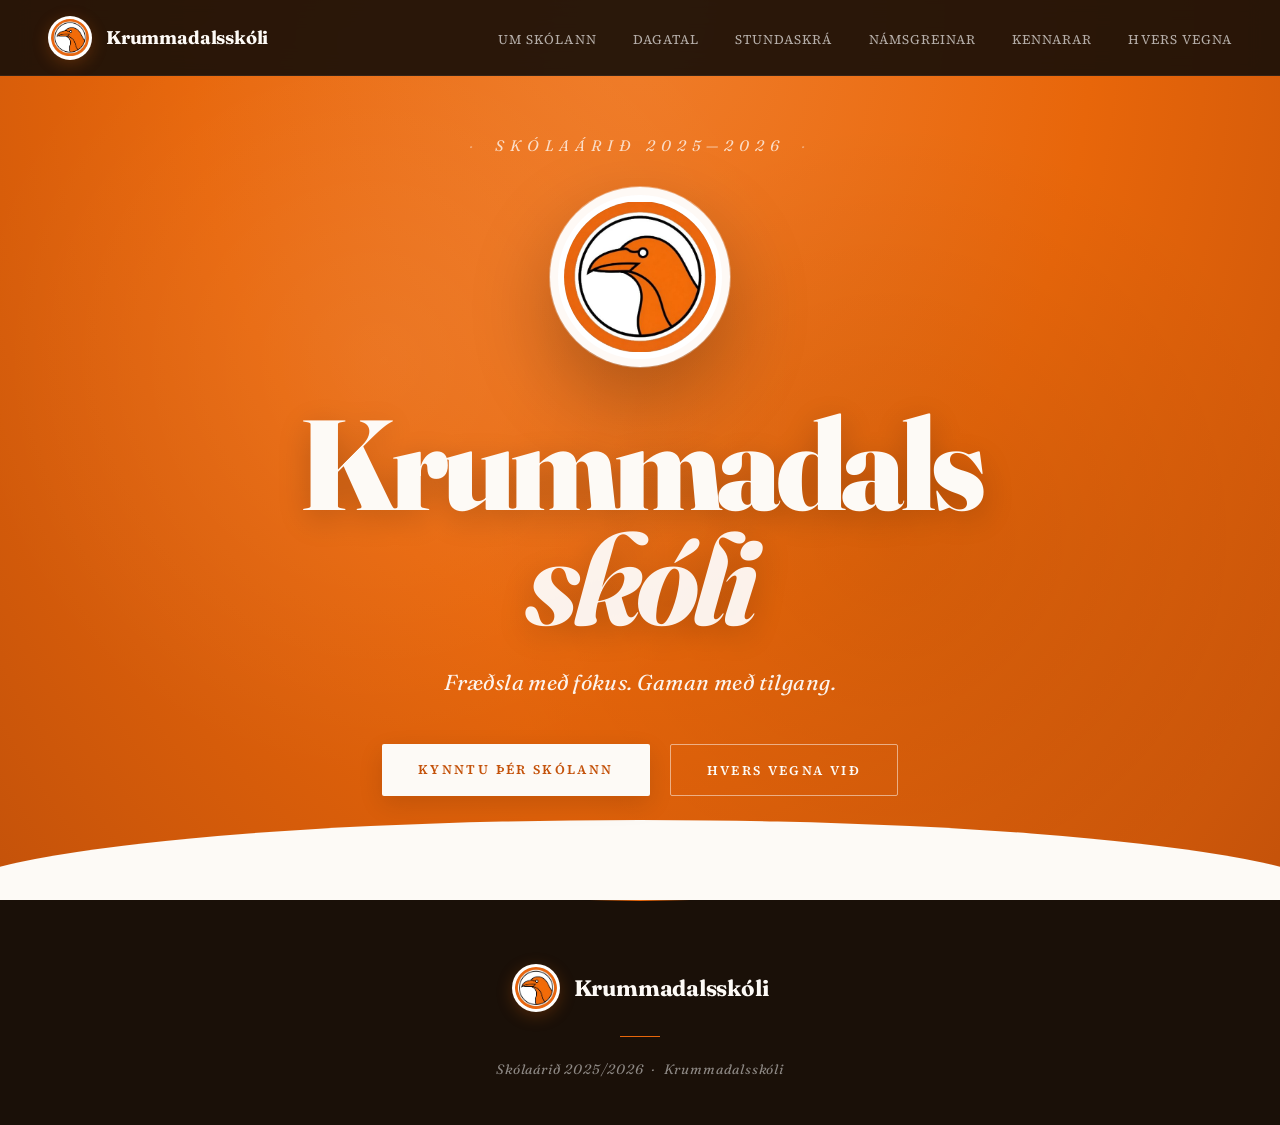
<file: index.html>
<!DOCTYPE html>
<html lang="is">
<head>
<meta charset="UTF-8">
<meta name="viewport" content="width=device-width, initial-scale=1.0">
<title>Krummadalsskóli</title>
<link href="https://fonts.googleapis.com/css2?family=Fraunces:ital,opsz,wght@0,9..144,400;0,9..144,700;0,9..144,900;1,9..144,400;1,9..144,700;1,9..144,900&family=Source+Serif+4:ital,wght@0,300;0,400;0,500;0,600;1,300;1,400&display=swap" rel="stylesheet">
<link rel="stylesheet" href="assets/style.css">
</head>
<body>

<nav>
  <a class="nav-logo" href="index.html">
    <img src="assets/logo.jpg" alt="Merki">
    <span>Krummadalsskóli</span>
  </a>
  <ul class="nav-links">
    <li><a href="um.html">Um skólann</a></li>
    <li><a href="dagatal.html">Dagatal</a></li>
    <li><a href="stundaskra.html">Stundaskrá</a></li>
    <li><a href="namsgreinar.html">Námsgreinar</a></li>
    <li><a href="kennarar.html">Kennarar</a></li>
    <li><a href="hvers-vegna.html">Hvers vegna</a></li>
  </ul>
  <button class="nav-burger" aria-label="Valmynd" aria-expanded="false"><span></span><span></span><span></span></button>
</nav>

<main>

<section class="hero">
  <p class="hero-eyebrow">Skólaárið 2025—2026</p>
  <div class="hero-logo">
    <img src="assets/logo.jpg" alt="Krummadalsskóli">
  </div>
  <h1>Krummadals<br><em>skóli</em></h1>
  <p class="hero-tagline">Fræðsla með fókus. Gaman með tilgang.</p>
  <div class="hero-btns">
    <a href="um.html" class="btn btn-white">Kynntu þér skólann</a>
    <a href="hvers-vegna.html" class="btn btn-outline">Hvers vegna við</a>
  </div>
</section>

</main>

<footer>
  <div class="footer-logo">
    <img src="assets/logo.jpg" alt="Merki">
    <span>Krummadalsskóli</span>
  </div>
  <div class="footer-line"></div>
  <p>Skólaárið 2025/2026 &nbsp;·&nbsp; Krummadalsskóli</p>
</footer>

<script src="assets/script.js"></script>
</body>
</html>
</file>
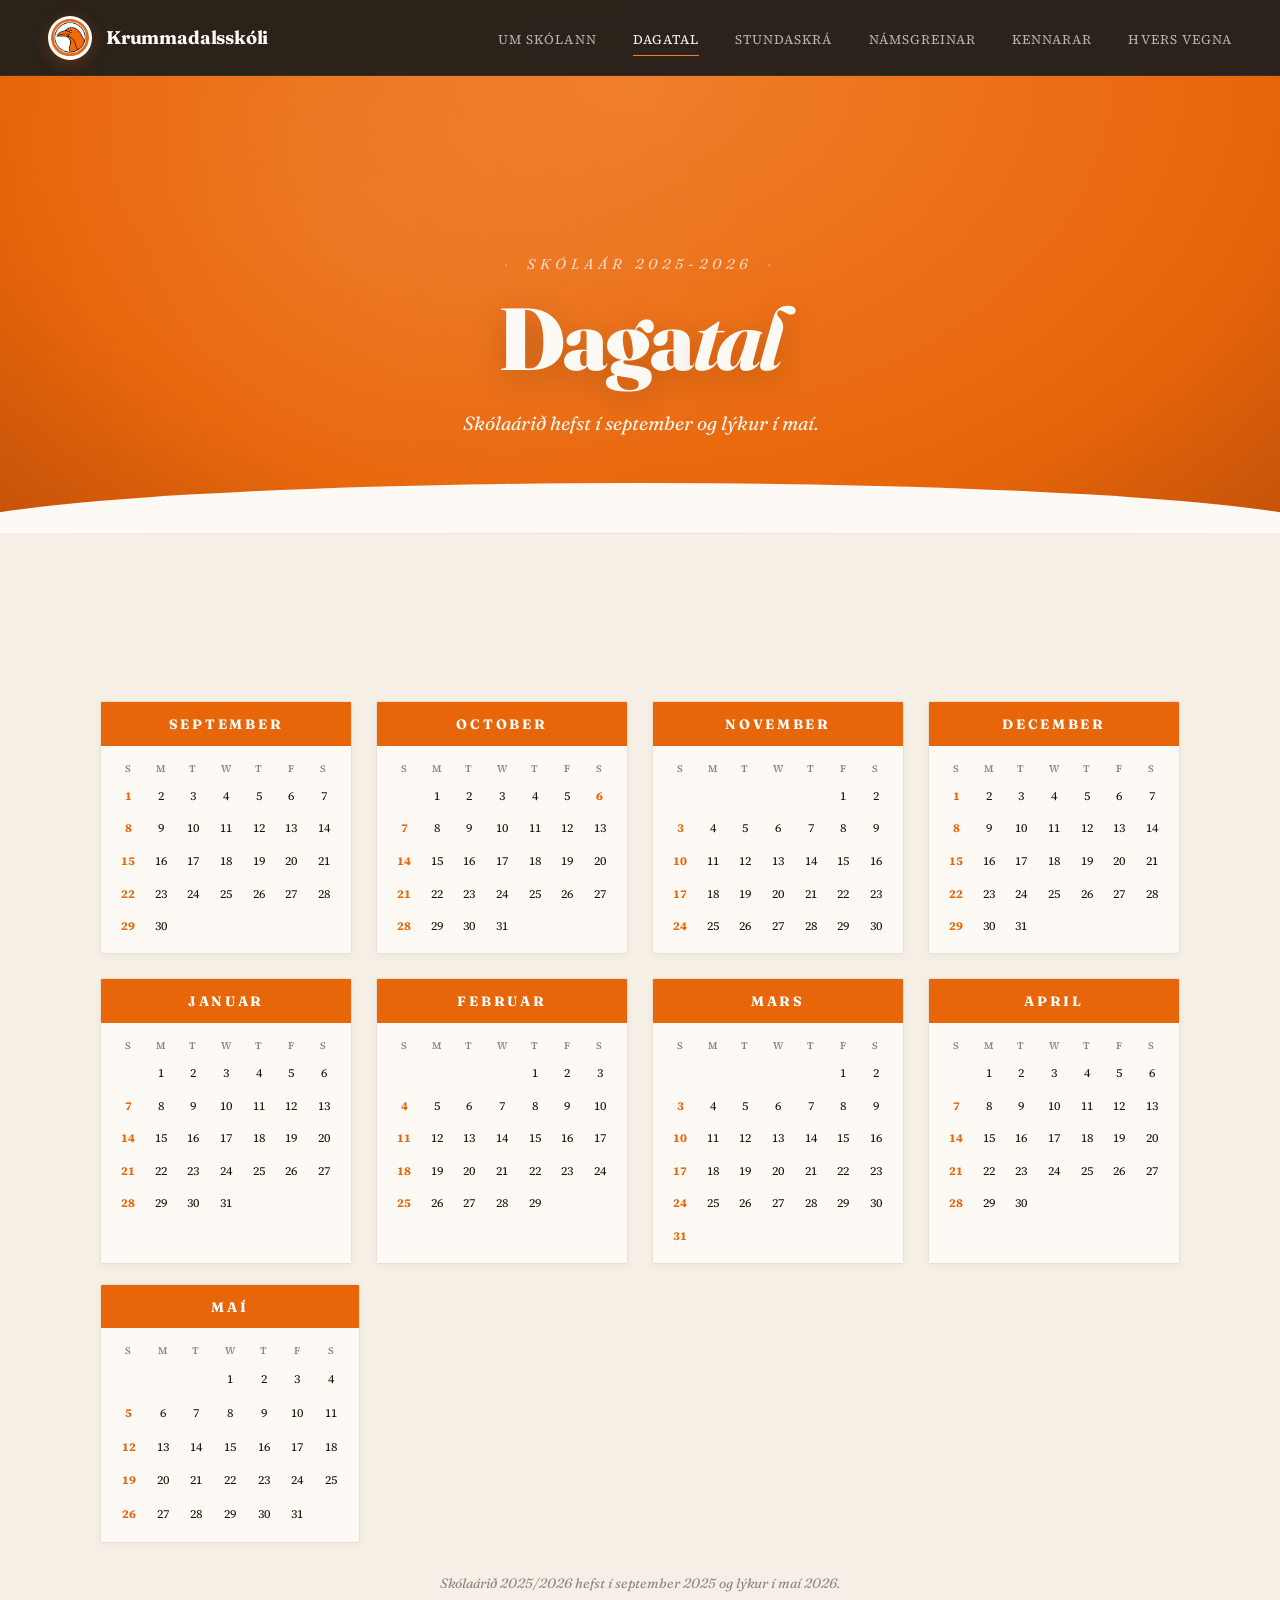
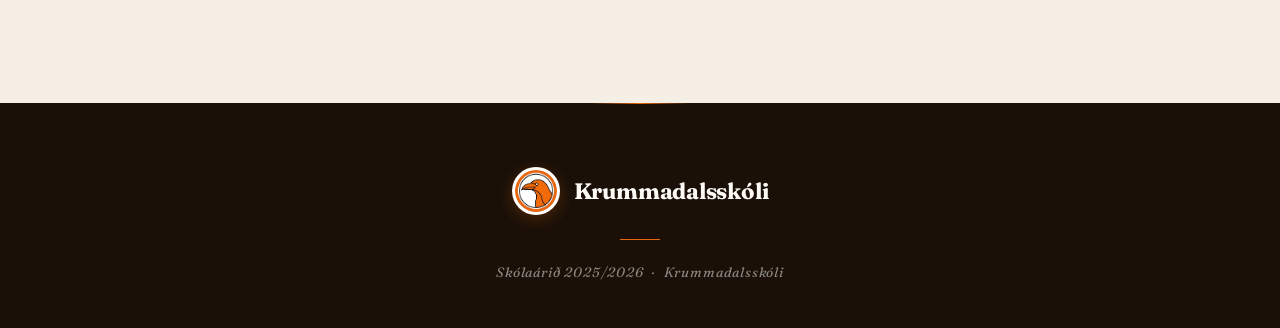
<file: dagatal.html>
<!DOCTYPE html>
<html lang="is">
<head>
<meta charset="UTF-8">
<meta name="viewport" content="width=device-width, initial-scale=1.0">
<title>Dagatal · Krummadalsskóli</title>
<link href="https://fonts.googleapis.com/css2?family=Fraunces:ital,opsz,wght@0,9..144,400;0,9..144,700;0,9..144,900;1,9..144,400;1,9..144,700;1,9..144,900&family=Source+Serif+4:ital,wght@0,300;0,400;0,500;0,600;1,300;1,400&display=swap" rel="stylesheet">
<link rel="stylesheet" href="assets/style.css">
</head>
<body class="page-body">

<nav>
  <a class="nav-logo" href="index.html">
    <img src="assets/logo.jpg" alt="Merki">
    <span>Krummadalsskóli</span>
  </a>
  <ul class="nav-links">
    <li><a href="um.html">Um skólann</a></li>
    <li><a href="dagatal.html" class="active">Dagatal</a></li>
    <li><a href="stundaskra.html">Stundaskrá</a></li>
    <li><a href="namsgreinar.html">Námsgreinar</a></li>
    <li><a href="kennarar.html">Kennarar</a></li>
    <li><a href="hvers-vegna.html">Hvers vegna</a></li>
  </ul>
  <button class="nav-burger" aria-label="Valmynd" aria-expanded="false"><span></span><span></span><span></span></button>
</nav>

<main>

<section class="subhero">
  <div class="subhero-content">
  <span class="label">Skólaár 2025-2026</span>
  <h1>Daga<em>tal</em></h1>
  <p class="subhero-lead">Skólaárið hefst í september og lýkur í maí.</p>
  </div>
</section>

<section class="calendar-section">
  <div class="container">

    <div class="cal-grid">

      <!-- SEPTEMBER -->
      <div class="cal-month">
        <div class="cal-header">SEPTEMBER</div>
        <div class="cal-days">
          <div class="cal-day-name">S</div><div class="cal-day-name">M</div><div class="cal-day-name">T</div><div class="cal-day-name">W</div><div class="cal-day-name">T</div><div class="cal-day-name">F</div><div class="cal-day-name">S</div>
          <div class="cal-day sun">1</div><div class="cal-day">2</div><div class="cal-day">3</div><div class="cal-day">4</div><div class="cal-day">5</div><div class="cal-day">6</div><div class="cal-day">7</div>
          <div class="cal-day sun">8</div><div class="cal-day">9</div><div class="cal-day">10</div><div class="cal-day">11</div><div class="cal-day">12</div><div class="cal-day">13</div><div class="cal-day">14</div>
          <div class="cal-day sun">15</div><div class="cal-day">16</div><div class="cal-day">17</div><div class="cal-day">18</div><div class="cal-day">19</div><div class="cal-day">20</div><div class="cal-day">21</div>
          <div class="cal-day sun">22</div><div class="cal-day">23</div><div class="cal-day">24</div><div class="cal-day">25</div><div class="cal-day">26</div><div class="cal-day">27</div><div class="cal-day">28</div>
          <div class="cal-day sun">29</div><div class="cal-day">30</div>
        </div>
      </div>

      <!-- OCTOBER -->
      <div class="cal-month">
        <div class="cal-header">OCTOBER</div>
        <div class="cal-days">
          <div class="cal-day-name">S</div><div class="cal-day-name">M</div><div class="cal-day-name">T</div><div class="cal-day-name">W</div><div class="cal-day-name">T</div><div class="cal-day-name">F</div><div class="cal-day-name">S</div>
          <div class="cal-day empty"></div><div class="cal-day">1</div><div class="cal-day">2</div><div class="cal-day">3</div><div class="cal-day">4</div><div class="cal-day">5</div><div class="cal-day sun">6</div>
          <div class="cal-day sun">7</div><div class="cal-day">8</div><div class="cal-day">9</div><div class="cal-day">10</div><div class="cal-day">11</div><div class="cal-day">12</div><div class="cal-day">13</div>
          <div class="cal-day sun">14</div><div class="cal-day">15</div><div class="cal-day">16</div><div class="cal-day">17</div><div class="cal-day">18</div><div class="cal-day">19</div><div class="cal-day">20</div>
          <div class="cal-day sun">21</div><div class="cal-day">22</div><div class="cal-day">23</div><div class="cal-day">24</div><div class="cal-day">25</div><div class="cal-day">26</div><div class="cal-day">27</div>
          <div class="cal-day sun">28</div><div class="cal-day">29</div><div class="cal-day">30</div><div class="cal-day">31</div>
        </div>
      </div>

      <!-- NOVEMBER -->
      <div class="cal-month">
        <div class="cal-header">NOVEMBER</div>
        <div class="cal-days">
          <div class="cal-day-name">S</div><div class="cal-day-name">M</div><div class="cal-day-name">T</div><div class="cal-day-name">W</div><div class="cal-day-name">T</div><div class="cal-day-name">F</div><div class="cal-day-name">S</div>
          <div class="cal-day empty"></div><div class="cal-day empty"></div><div class="cal-day empty"></div><div class="cal-day empty"></div><div class="cal-day empty"></div><div class="cal-day">1</div><div class="cal-day">2</div>
          <div class="cal-day sun">3</div><div class="cal-day">4</div><div class="cal-day">5</div><div class="cal-day">6</div><div class="cal-day">7</div><div class="cal-day">8</div><div class="cal-day">9</div>
          <div class="cal-day sun">10</div><div class="cal-day">11</div><div class="cal-day">12</div><div class="cal-day">13</div><div class="cal-day">14</div><div class="cal-day">15</div><div class="cal-day">16</div>
          <div class="cal-day sun">17</div><div class="cal-day">18</div><div class="cal-day">19</div><div class="cal-day">20</div><div class="cal-day">21</div><div class="cal-day">22</div><div class="cal-day">23</div>
          <div class="cal-day sun">24</div><div class="cal-day">25</div><div class="cal-day">26</div><div class="cal-day">27</div><div class="cal-day">28</div><div class="cal-day">29</div><div class="cal-day">30</div>
        </div>
      </div>

      <!-- DECEMBER -->
      <div class="cal-month">
        <div class="cal-header">DECEMBER</div>
        <div class="cal-days">
          <div class="cal-day-name">S</div><div class="cal-day-name">M</div><div class="cal-day-name">T</div><div class="cal-day-name">W</div><div class="cal-day-name">T</div><div class="cal-day-name">F</div><div class="cal-day-name">S</div>
          <div class="cal-day sun">1</div><div class="cal-day">2</div><div class="cal-day">3</div><div class="cal-day">4</div><div class="cal-day">5</div><div class="cal-day">6</div><div class="cal-day">7</div>
          <div class="cal-day sun">8</div><div class="cal-day">9</div><div class="cal-day">10</div><div class="cal-day">11</div><div class="cal-day">12</div><div class="cal-day">13</div><div class="cal-day">14</div>
          <div class="cal-day sun">15</div><div class="cal-day">16</div><div class="cal-day">17</div><div class="cal-day">18</div><div class="cal-day">19</div><div class="cal-day">20</div><div class="cal-day">21</div>
          <div class="cal-day sun">22</div><div class="cal-day">23</div><div class="cal-day">24</div><div class="cal-day">25</div><div class="cal-day">26</div><div class="cal-day">27</div><div class="cal-day">28</div>
          <div class="cal-day sun">29</div><div class="cal-day">30</div><div class="cal-day">31</div>
        </div>
      </div>

      <!-- JANUAR -->
      <div class="cal-month">
        <div class="cal-header">JANUAR</div>
        <div class="cal-days">
          <div class="cal-day-name">S</div><div class="cal-day-name">M</div><div class="cal-day-name">T</div><div class="cal-day-name">W</div><div class="cal-day-name">T</div><div class="cal-day-name">F</div><div class="cal-day-name">S</div>
          <div class="cal-day empty"></div><div class="cal-day">1</div><div class="cal-day">2</div><div class="cal-day">3</div><div class="cal-day">4</div><div class="cal-day">5</div><div class="cal-day">6</div>
          <div class="cal-day sun">7</div><div class="cal-day">8</div><div class="cal-day">9</div><div class="cal-day">10</div><div class="cal-day">11</div><div class="cal-day">12</div><div class="cal-day">13</div>
          <div class="cal-day sun">14</div><div class="cal-day">15</div><div class="cal-day">16</div><div class="cal-day">17</div><div class="cal-day">18</div><div class="cal-day">19</div><div class="cal-day">20</div>
          <div class="cal-day sun">21</div><div class="cal-day">22</div><div class="cal-day">23</div><div class="cal-day">24</div><div class="cal-day">25</div><div class="cal-day">26</div><div class="cal-day">27</div>
          <div class="cal-day sun">28</div><div class="cal-day">29</div><div class="cal-day">30</div><div class="cal-day">31</div>
        </div>
      </div>

      <!-- FEBRUAR -->
      <div class="cal-month">
        <div class="cal-header">FEBRUAR</div>
        <div class="cal-days">
          <div class="cal-day-name">S</div><div class="cal-day-name">M</div><div class="cal-day-name">T</div><div class="cal-day-name">W</div><div class="cal-day-name">T</div><div class="cal-day-name">F</div><div class="cal-day-name">S</div>
          <div class="cal-day empty"></div><div class="cal-day empty"></div><div class="cal-day empty"></div><div class="cal-day empty"></div><div class="cal-day">1</div><div class="cal-day">2</div><div class="cal-day">3</div>
          <div class="cal-day sun">4</div><div class="cal-day">5</div><div class="cal-day">6</div><div class="cal-day">7</div><div class="cal-day">8</div><div class="cal-day">9</div><div class="cal-day">10</div>
          <div class="cal-day sun">11</div><div class="cal-day">12</div><div class="cal-day">13</div><div class="cal-day">14</div><div class="cal-day">15</div><div class="cal-day">16</div><div class="cal-day">17</div>
          <div class="cal-day sun">18</div><div class="cal-day">19</div><div class="cal-day">20</div><div class="cal-day">21</div><div class="cal-day">22</div><div class="cal-day">23</div><div class="cal-day">24</div>
          <div class="cal-day sun">25</div><div class="cal-day">26</div><div class="cal-day">27</div><div class="cal-day">28</div><div class="cal-day">29</div>
        </div>
      </div>

      <!-- MARS -->
      <div class="cal-month">
        <div class="cal-header">MARS</div>
        <div class="cal-days">
          <div class="cal-day-name">S</div><div class="cal-day-name">M</div><div class="cal-day-name">T</div><div class="cal-day-name">W</div><div class="cal-day-name">T</div><div class="cal-day-name">F</div><div class="cal-day-name">S</div>
          <div class="cal-day empty"></div><div class="cal-day empty"></div><div class="cal-day empty"></div><div class="cal-day empty"></div><div class="cal-day empty"></div><div class="cal-day">1</div><div class="cal-day">2</div>
          <div class="cal-day sun">3</div><div class="cal-day">4</div><div class="cal-day">5</div><div class="cal-day">6</div><div class="cal-day">7</div><div class="cal-day">8</div><div class="cal-day">9</div>
          <div class="cal-day sun">10</div><div class="cal-day">11</div><div class="cal-day">12</div><div class="cal-day">13</div><div class="cal-day">14</div><div class="cal-day">15</div><div class="cal-day">16</div>
          <div class="cal-day sun">17</div><div class="cal-day">18</div><div class="cal-day">19</div><div class="cal-day">20</div><div class="cal-day">21</div><div class="cal-day">22</div><div class="cal-day">23</div>
          <div class="cal-day sun">24</div><div class="cal-day">25</div><div class="cal-day">26</div><div class="cal-day">27</div><div class="cal-day">28</div><div class="cal-day">29</div><div class="cal-day">30</div>
          <div class="cal-day sun">31</div>
        </div>
      </div>

      <!-- APRIL -->
      <div class="cal-month">
        <div class="cal-header">APRIL</div>
        <div class="cal-days">
          <div class="cal-day-name">S</div><div class="cal-day-name">M</div><div class="cal-day-name">T</div><div class="cal-day-name">W</div><div class="cal-day-name">T</div><div class="cal-day-name">F</div><div class="cal-day-name">S</div>
          <div class="cal-day empty"></div><div class="cal-day">1</div><div class="cal-day">2</div><div class="cal-day">3</div><div class="cal-day">4</div><div class="cal-day">5</div><div class="cal-day">6</div>
          <div class="cal-day sun">7</div><div class="cal-day">8</div><div class="cal-day">9</div><div class="cal-day">10</div><div class="cal-day">11</div><div class="cal-day">12</div><div class="cal-day">13</div>
          <div class="cal-day sun">14</div><div class="cal-day">15</div><div class="cal-day">16</div><div class="cal-day">17</div><div class="cal-day">18</div><div class="cal-day">19</div><div class="cal-day">20</div>
          <div class="cal-day sun">21</div><div class="cal-day">22</div><div class="cal-day">23</div><div class="cal-day">24</div><div class="cal-day">25</div><div class="cal-day">26</div><div class="cal-day">27</div>
          <div class="cal-day sun">28</div><div class="cal-day">29</div><div class="cal-day">30</div>
        </div>
      </div>

    </div>

    <!-- MAÍ standalone -->
    <div style="margin-top:1.25rem; max-width:260px;">
      <div class="cal-month">
        <div class="cal-header">MAÍ</div>
        <div class="cal-days">
          <div class="cal-day-name">S</div><div class="cal-day-name">M</div><div class="cal-day-name">T</div><div class="cal-day-name">W</div><div class="cal-day-name">T</div><div class="cal-day-name">F</div><div class="cal-day-name">S</div>
          <div class="cal-day empty"></div><div class="cal-day empty"></div><div class="cal-day empty"></div><div class="cal-day">1</div><div class="cal-day">2</div><div class="cal-day">3</div><div class="cal-day">4</div>
          <div class="cal-day sun">5</div><div class="cal-day">6</div><div class="cal-day">7</div><div class="cal-day">8</div><div class="cal-day">9</div><div class="cal-day">10</div><div class="cal-day">11</div>
          <div class="cal-day sun">12</div><div class="cal-day">13</div><div class="cal-day">14</div><div class="cal-day">15</div><div class="cal-day">16</div><div class="cal-day">17</div><div class="cal-day">18</div>
          <div class="cal-day sun">19</div><div class="cal-day">20</div><div class="cal-day">21</div><div class="cal-day">22</div><div class="cal-day">23</div><div class="cal-day">24</div><div class="cal-day">25</div>
          <div class="cal-day sun">26</div><div class="cal-day">27</div><div class="cal-day">28</div><div class="cal-day">29</div><div class="cal-day">30</div><div class="cal-day">31</div>
        </div>
      </div>
    </div>
    <p class="cal-note">Skólaárið 2025/2026 hefst í september 2025 og lýkur í maí 2026.</p>
  </div>
</section>

</main>

<footer>
  <div class="footer-logo">
    <img src="assets/logo.jpg" alt="Merki">
    <span>Krummadalsskóli</span>
  </div>
  <div class="footer-line"></div>
  <p>Skólaárið 2025/2026 &nbsp;·&nbsp; Krummadalsskóli</p>
</footer>

<script src="assets/script.js"></script>
</body>
</html>
</file>
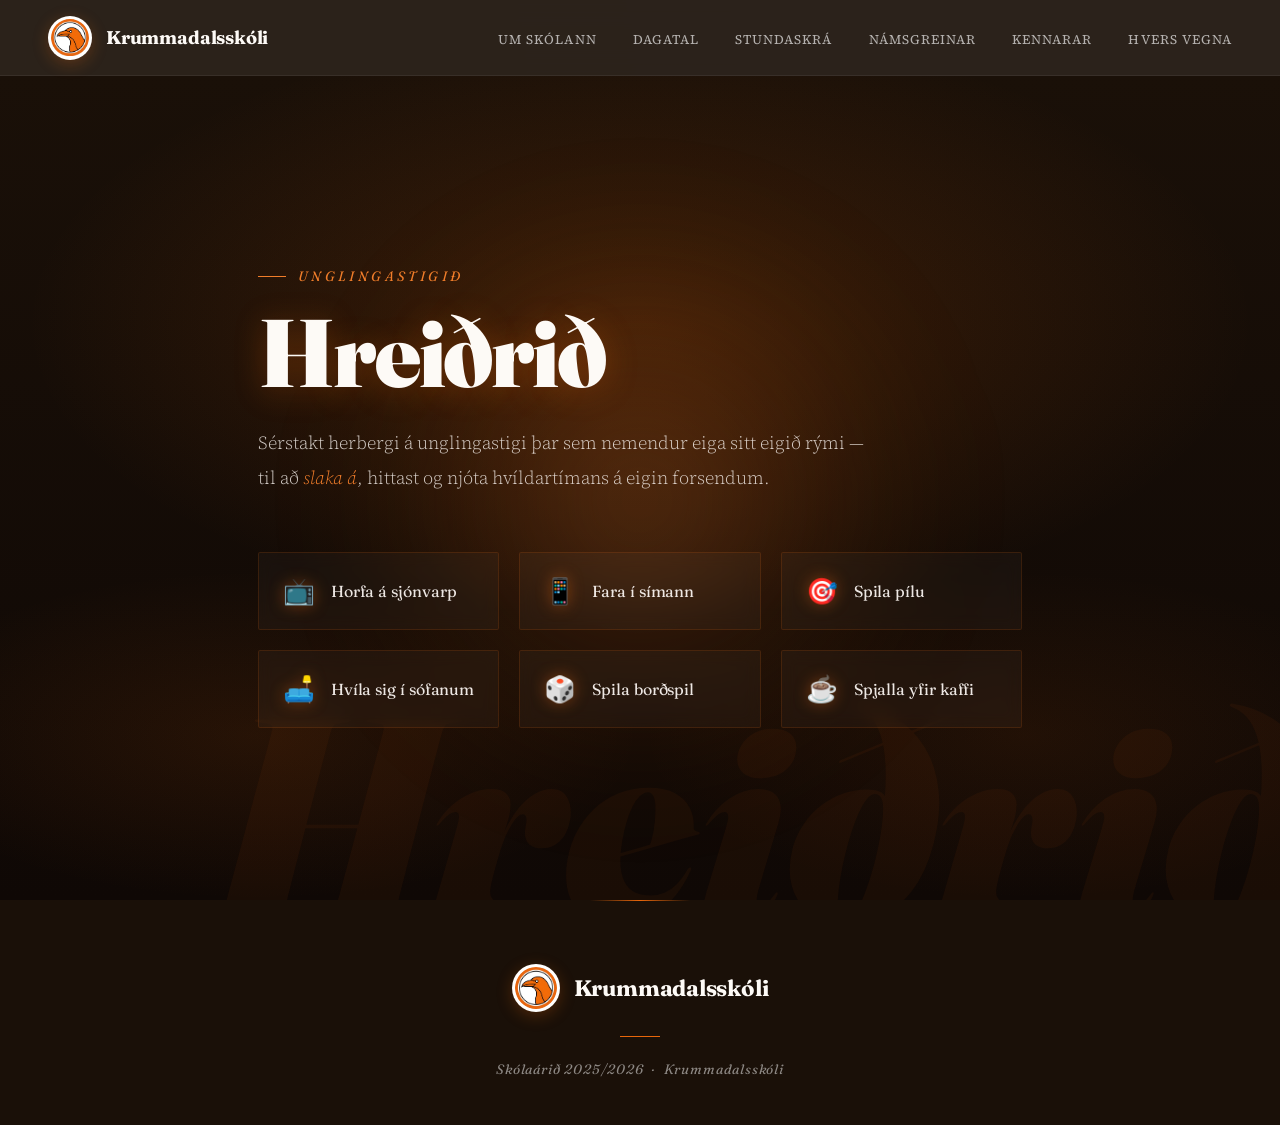
<file: hreidrid.html>
<!DOCTYPE html>
<html lang="is">
<head>
<meta charset="UTF-8">
<meta name="viewport" content="width=device-width, initial-scale=1.0">
<title>Hreiðrið · Krummadalsskóli</title>
<link href="https://fonts.googleapis.com/css2?family=Fraunces:ital,opsz,wght@0,9..144,400;0,9..144,700;0,9..144,900;1,9..144,400;1,9..144,700;1,9..144,900&family=Source+Serif+4:ital,wght@0,300;0,400;0,500;0,600;1,300;1,400&display=swap" rel="stylesheet">
<link rel="stylesheet" href="assets/style.css">
</head>
<body class="page-body">

<nav>
  <a class="nav-logo" href="index.html">
    <img src="assets/logo.jpg" alt="Merki">
    <span>Krummadalsskóli</span>
  </a>
  <ul class="nav-links">
    <li><a href="um.html">Um skólann</a></li>
    <li><a href="dagatal.html">Dagatal</a></li>
    <li><a href="stundaskra.html">Stundaskrá</a></li>
    <li><a href="namsgreinar.html">Námsgreinar</a></li>
    <li><a href="kennarar.html">Kennarar</a></li>
    <li><a href="hvers-vegna.html">Hvers vegna</a></li>
  </ul>
  <button class="nav-burger" aria-label="Valmynd" aria-expanded="false"><span></span><span></span><span></span></button>
</nav>

<main>

<section class="nest">
  <div class="container">
    <span class="label">Unglingastigið</span>
    <h2 class="s-title">Hreiðri&#x00F0;</h2>
    <p class="s-body">Sérstakt herbergi á unglingastigi þar sem nemendur eiga sitt eigið rými &mdash; til að <em>slaka á</em>, hittast og njóta hvíldartímans á eigin forsendum.</p>

    <div class="nest-feats">
      <div class="nest-feat"><span class="nest-feat-icon">📺</span><span class="nest-feat-text">Horfa á sjónvarp</span></div>
      <div class="nest-feat"><span class="nest-feat-icon">📱</span><span class="nest-feat-text">Fara í símann</span></div>
      <div class="nest-feat"><span class="nest-feat-icon">🎯</span><span class="nest-feat-text">Spila pílu</span></div>
      <div class="nest-feat"><span class="nest-feat-icon">🛋️</span><span class="nest-feat-text">Hvíla sig í sófanum</span></div>
      <div class="nest-feat"><span class="nest-feat-icon">🎲</span><span class="nest-feat-text">Spila borðspil</span></div>
      <div class="nest-feat"><span class="nest-feat-icon">☕</span><span class="nest-feat-text">Spjalla yfir kaffi</span></div>
    </div>
  </div>
</section>

</main>

<footer>
  <div class="footer-logo">
    <img src="assets/logo.jpg" alt="Merki">
    <span>Krummadalsskóli</span>
  </div>
  <div class="footer-line"></div>
  <p>Skólaárið 2025/2026 &nbsp;·&nbsp; Krummadalsskóli</p>
</footer>

<script src="assets/script.js"></script>
</body>
</html>
</file>
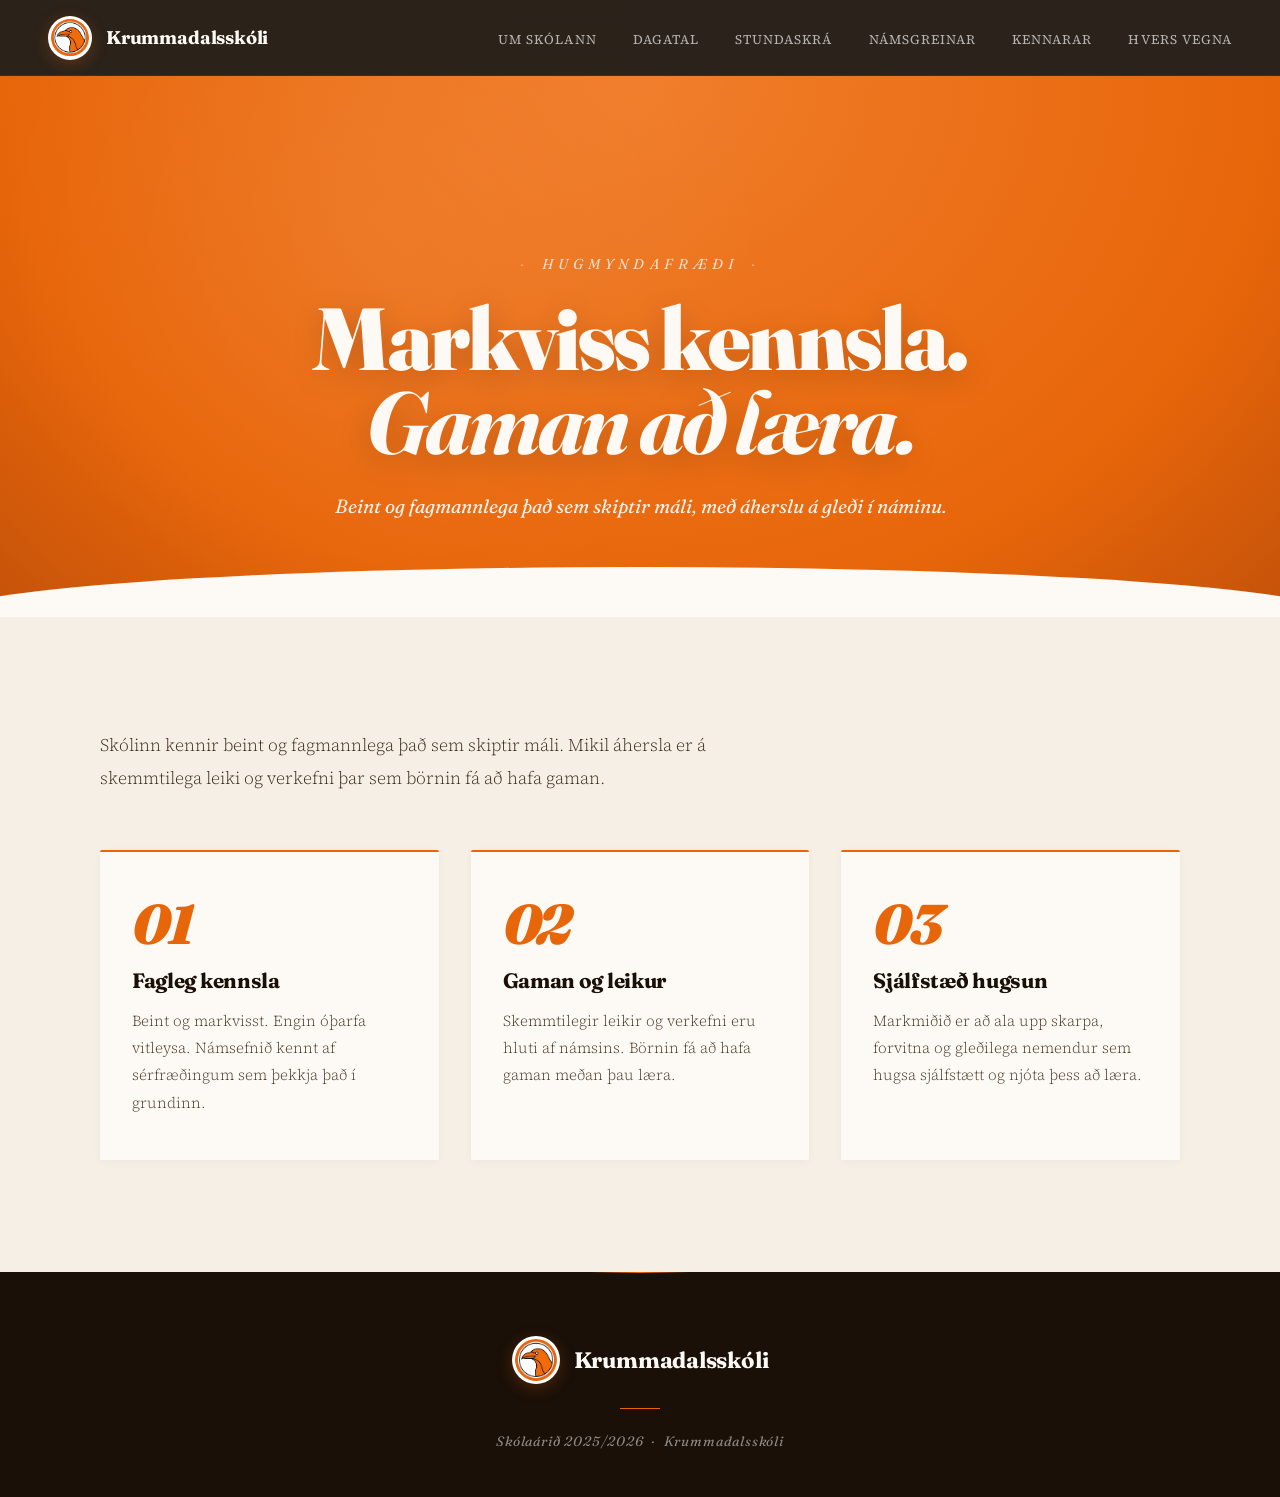
<file: hugmyndafraedi.html>
<!DOCTYPE html>
<html lang="is">
<head>
<meta charset="UTF-8">
<meta name="viewport" content="width=device-width, initial-scale=1.0">
<title>Hugmyndafræði · Krummadalsskóli</title>
<link href="https://fonts.googleapis.com/css2?family=Fraunces:ital,opsz,wght@0,9..144,400;0,9..144,700;0,9..144,900;1,9..144,400;1,9..144,700;1,9..144,900&family=Source+Serif+4:ital,wght@0,300;0,400;0,500;0,600;1,300;1,400&display=swap" rel="stylesheet">
<link rel="stylesheet" href="assets/style.css">
</head>
<body class="page-body">

<nav>
  <a class="nav-logo" href="index.html">
    <img src="assets/logo.jpg" alt="Merki">
    <span>Krummadalsskóli</span>
  </a>
  <ul class="nav-links">
    <li><a href="um.html">Um skólann</a></li>
    <li><a href="dagatal.html">Dagatal</a></li>
    <li><a href="stundaskra.html">Stundaskrá</a></li>
    <li><a href="namsgreinar.html">Námsgreinar</a></li>
    <li><a href="kennarar.html">Kennarar</a></li>
    <li><a href="hvers-vegna.html">Hvers vegna</a></li>
  </ul>
  <button class="nav-burger" aria-label="Valmynd" aria-expanded="false"><span></span><span></span><span></span></button>
</nav>

<main>

<section class="subhero">
  <div class="subhero-content">
  <span class="label">Hugmyndafræði</span>
  <h1>Markviss kennsla.<br><em>Gaman að læra.</em></h1>
  <p class="subhero-lead">Beint og fagmannlega það sem skiptir máli, með áherslu á gleði í náminu.</p>
  </div>
</section>

<section class="philosophy">
  <div class="container">
    <p class="s-body">Skólinn kennir beint og fagmannlega það sem skiptir máli. Mikil áhersla er á skemmtilega leiki og verkefni þar sem börnin fá að hafa gaman.</p>
    <div class="pillars">
      <div class="pillar">
        <div class="pillar-num">01</div>
        <h3>Fagleg kennsla</h3>
        <p>Beint og markvisst. Engin óþarfa vitleysa. Námsefnið kennt af sérfræðingum sem þekkja það í grundinn.</p>
      </div>
      <div class="pillar">
        <div class="pillar-num">02</div>
        <h3>Gaman og leikur</h3>
        <p>Skemmtilegir leikir og verkefni eru hluti af námsins. Börnin fá að hafa gaman meðan þau læra.</p>
      </div>
      <div class="pillar">
        <div class="pillar-num">03</div>
        <h3>Sjálfstæð hugsun</h3>
        <p>Markmiðið er að ala upp skarpa, forvitna og gleðilega nemendur sem hugsa sjálfstætt og njóta þess að læra.</p>
      </div>
    </div>
  </div>
</section>

</main>

<footer>
  <div class="footer-logo">
    <img src="assets/logo.jpg" alt="Merki">
    <span>Krummadalsskóli</span>
  </div>
  <div class="footer-line"></div>
  <p>Skólaárið 2025/2026 &nbsp;·&nbsp; Krummadalsskóli</p>
</footer>

<script src="assets/script.js"></script>
</body>
</html>
</file>
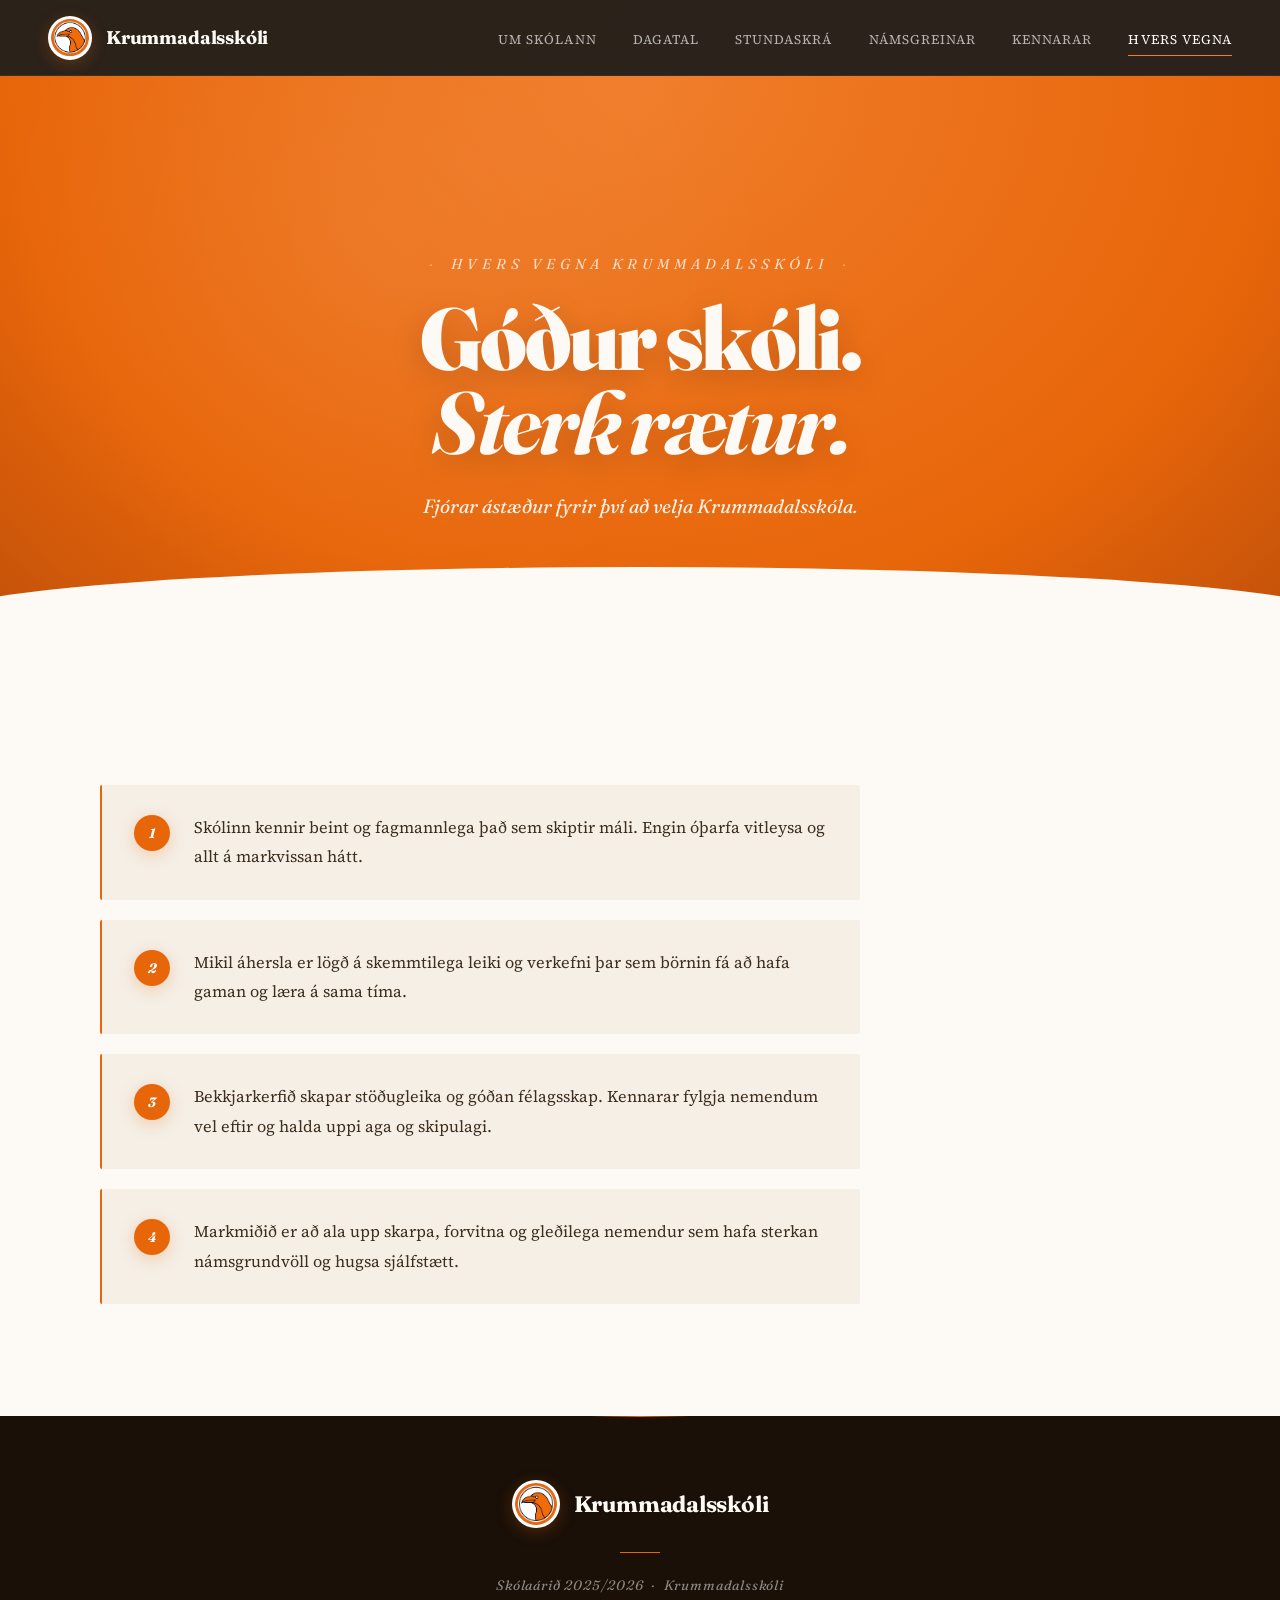
<file: hvers-vegna.html>
<!DOCTYPE html>
<html lang="is">
<head>
<meta charset="UTF-8">
<meta name="viewport" content="width=device-width, initial-scale=1.0">
<title>Hvers vegna · Krummadalsskóli</title>
<link href="https://fonts.googleapis.com/css2?family=Fraunces:ital,opsz,wght@0,9..144,400;0,9..144,700;0,9..144,900;1,9..144,400;1,9..144,700;1,9..144,900&family=Source+Serif+4:ital,wght@0,300;0,400;0,500;0,600;1,300;1,400&display=swap" rel="stylesheet">
<link rel="stylesheet" href="assets/style.css">
</head>
<body class="page-body">

<nav>
  <a class="nav-logo" href="index.html">
    <img src="assets/logo.jpg" alt="Merki">
    <span>Krummadalsskóli</span>
  </a>
  <ul class="nav-links">
    <li><a href="um.html">Um skólann</a></li>
    <li><a href="dagatal.html">Dagatal</a></li>
    <li><a href="stundaskra.html">Stundaskrá</a></li>
    <li><a href="namsgreinar.html">Námsgreinar</a></li>
    <li><a href="kennarar.html">Kennarar</a></li>
    <li><a href="hvers-vegna.html" class="active">Hvers vegna</a></li>
  </ul>
  <button class="nav-burger" aria-label="Valmynd" aria-expanded="false"><span></span><span></span><span></span></button>
</nav>

<main>

<section class="subhero">
  <div class="subhero-content">
  <span class="label">Hvers vegna Krummadalsskóli</span>
  <h1>Góður skóli.<br><em>Sterk rætur.</em></h1>
  <p class="subhero-lead">Fjórar ástæður fyrir því að velja Krummadalsskóla.</p>
  </div>
</section>

<section class="why">
  <div class="container">
    <div class="why-list">
      <div class="why-item">
        <div class="why-dot"><span>1</span></div>
        <p class="why-text">Skólinn kennir beint og fagmannlega það sem skiptir máli. Engin óþarfa vitleysa og allt á markvissan hátt.</p>
      </div>
      <div class="why-item">
        <div class="why-dot"><span>2</span></div>
        <p class="why-text">Mikil áhersla er lögð á skemmtilega leiki og verkefni þar sem börnin fá að hafa gaman og læra á sama tíma.</p>
      </div>
      <div class="why-item">
        <div class="why-dot"><span>3</span></div>
        <p class="why-text">Bekkjarkerfið skapar stöðugleika og góðan félagsskap. Kennarar fylgja nemendum vel eftir og halda uppi aga og skipulagi.</p>
      </div>
      <div class="why-item">
        <div class="why-dot"><span>4</span></div>
        <p class="why-text">Markmiðið er að ala upp skarpa, forvitna og gleðilega nemendur sem hafa sterkan námsgrundvöll og hugsa sjálfstætt.</p>
      </div>
    </div>
  </div>
</section>

</main>

<footer>
  <div class="footer-logo">
    <img src="assets/logo.jpg" alt="Merki">
    <span>Krummadalsskóli</span>
  </div>
  <div class="footer-line"></div>
  <p>Skólaárið 2025/2026 &nbsp;·&nbsp; Krummadalsskóli</p>
</footer>

<script src="assets/script.js"></script>
</body>
</html>
</file>
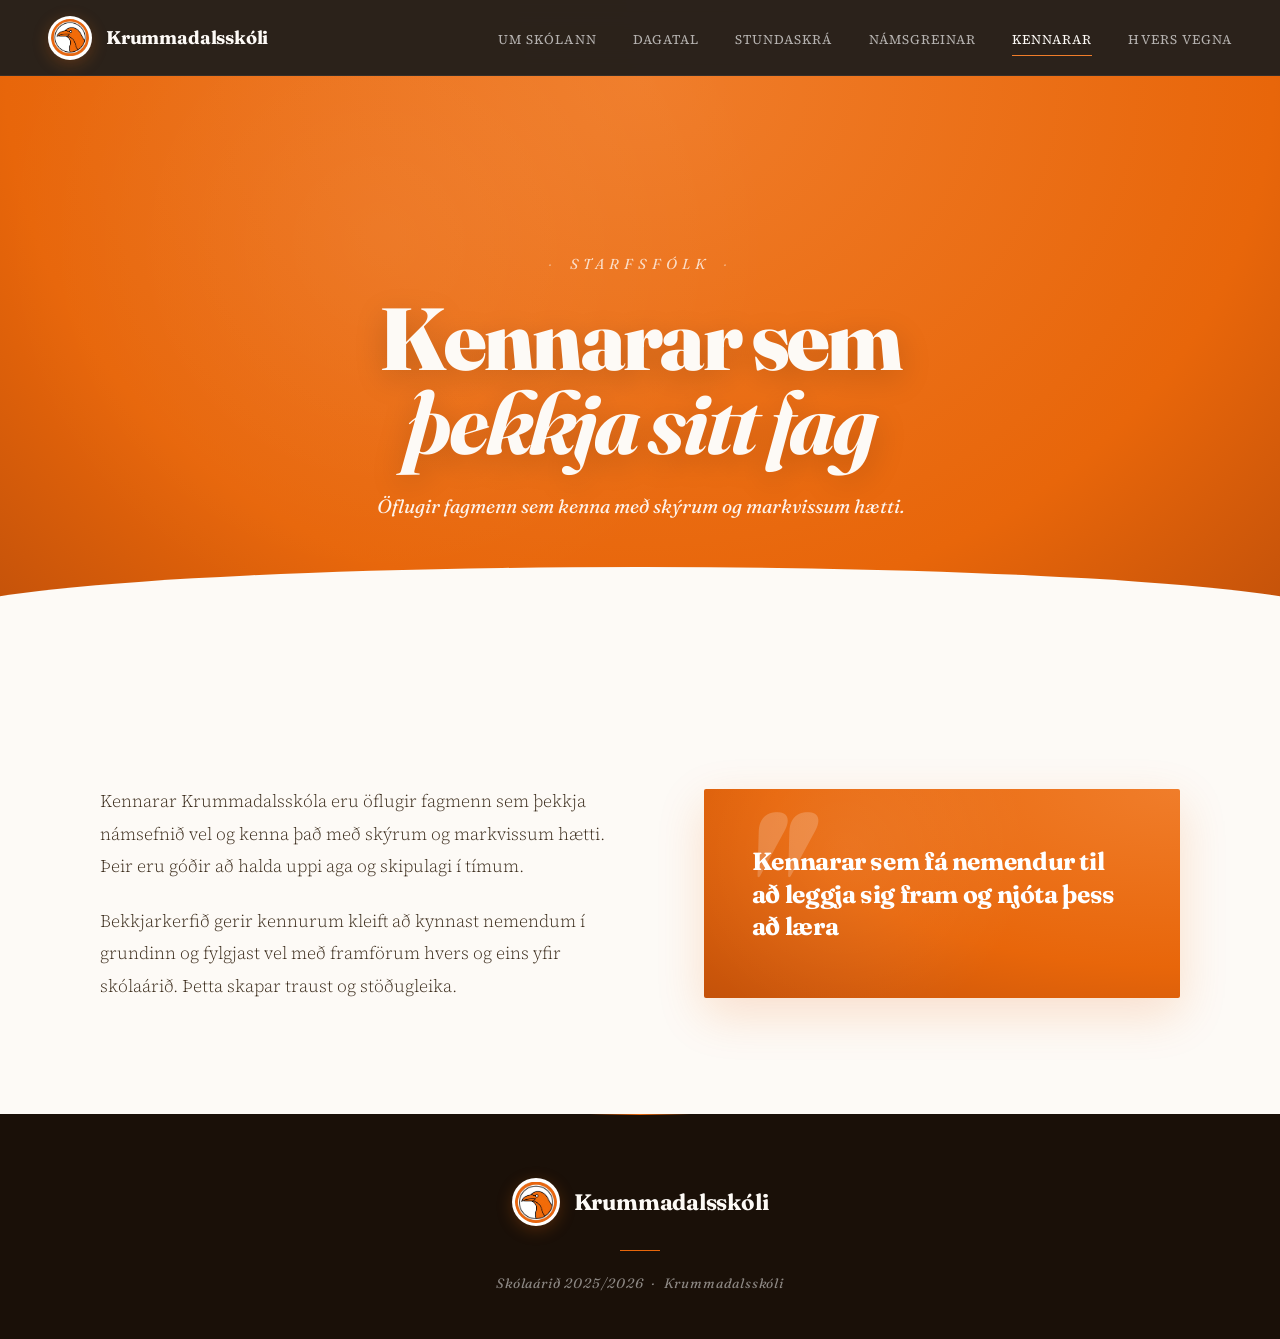
<file: kennarar.html>
<!DOCTYPE html>
<html lang="is">
<head>
<meta charset="UTF-8">
<meta name="viewport" content="width=device-width, initial-scale=1.0">
<title>Kennarar · Krummadalsskóli</title>
<link href="https://fonts.googleapis.com/css2?family=Fraunces:ital,opsz,wght@0,9..144,400;0,9..144,700;0,9..144,900;1,9..144,400;1,9..144,700;1,9..144,900&family=Source+Serif+4:ital,wght@0,300;0,400;0,500;0,600;1,300;1,400&display=swap" rel="stylesheet">
<link rel="stylesheet" href="assets/style.css">
</head>
<body class="page-body">

<nav>
  <a class="nav-logo" href="index.html">
    <img src="assets/logo.jpg" alt="Merki">
    <span>Krummadalsskóli</span>
  </a>
  <ul class="nav-links">
    <li><a href="um.html">Um skólann</a></li>
    <li><a href="dagatal.html">Dagatal</a></li>
    <li><a href="stundaskra.html">Stundaskrá</a></li>
    <li><a href="namsgreinar.html">Námsgreinar</a></li>
    <li><a href="kennarar.html" class="active">Kennarar</a></li>
    <li><a href="hvers-vegna.html">Hvers vegna</a></li>
  </ul>
  <button class="nav-burger" aria-label="Valmynd" aria-expanded="false"><span></span><span></span><span></span></button>
</nav>

<main>

<section class="subhero">
  <div class="subhero-content">
  <span class="label">Starfsfólk</span>
  <h1>Kennarar sem<br><em>þekkja sitt fag</em></h1>
  <p class="subhero-lead">Öflugir fagmenn sem kenna með skýrum og markvissum hætti.</p>
  </div>
</section>

<section class="teachers">
  <div class="container">
    <div class="teachers-grid">
      <div>
        <p class="s-body">Kennarar Krummadalsskóla eru öflugir fagmenn sem þekkja námsefnið vel og kenna það með skýrum og markvissum hætti. Þeir eru góðir að halda uppi aga og skipulagi í tímum.</p>
        <br>
        <p class="s-body">Bekkjarkerfið gerir kennurum kleift að kynnast nemendum í grundinn og fylgjast vel með framförum hvers og eins yfir skólaárið. Þetta skapar traust og stöðugleika.</p>
      </div>
      <div class="quote-block">
        <p class="quote-text">Kennarar sem fá nemendur til að leggja sig fram og njóta þess að læra</p>
      </div>
    </div>
  </div>
</section>

</main>

<footer>
  <div class="footer-logo">
    <img src="assets/logo.jpg" alt="Merki">
    <span>Krummadalsskóli</span>
  </div>
  <div class="footer-line"></div>
  <p>Skólaárið 2025/2026 &nbsp;·&nbsp; Krummadalsskóli</p>
</footer>

<script src="assets/script.js"></script>
</body>
</html>
</file>
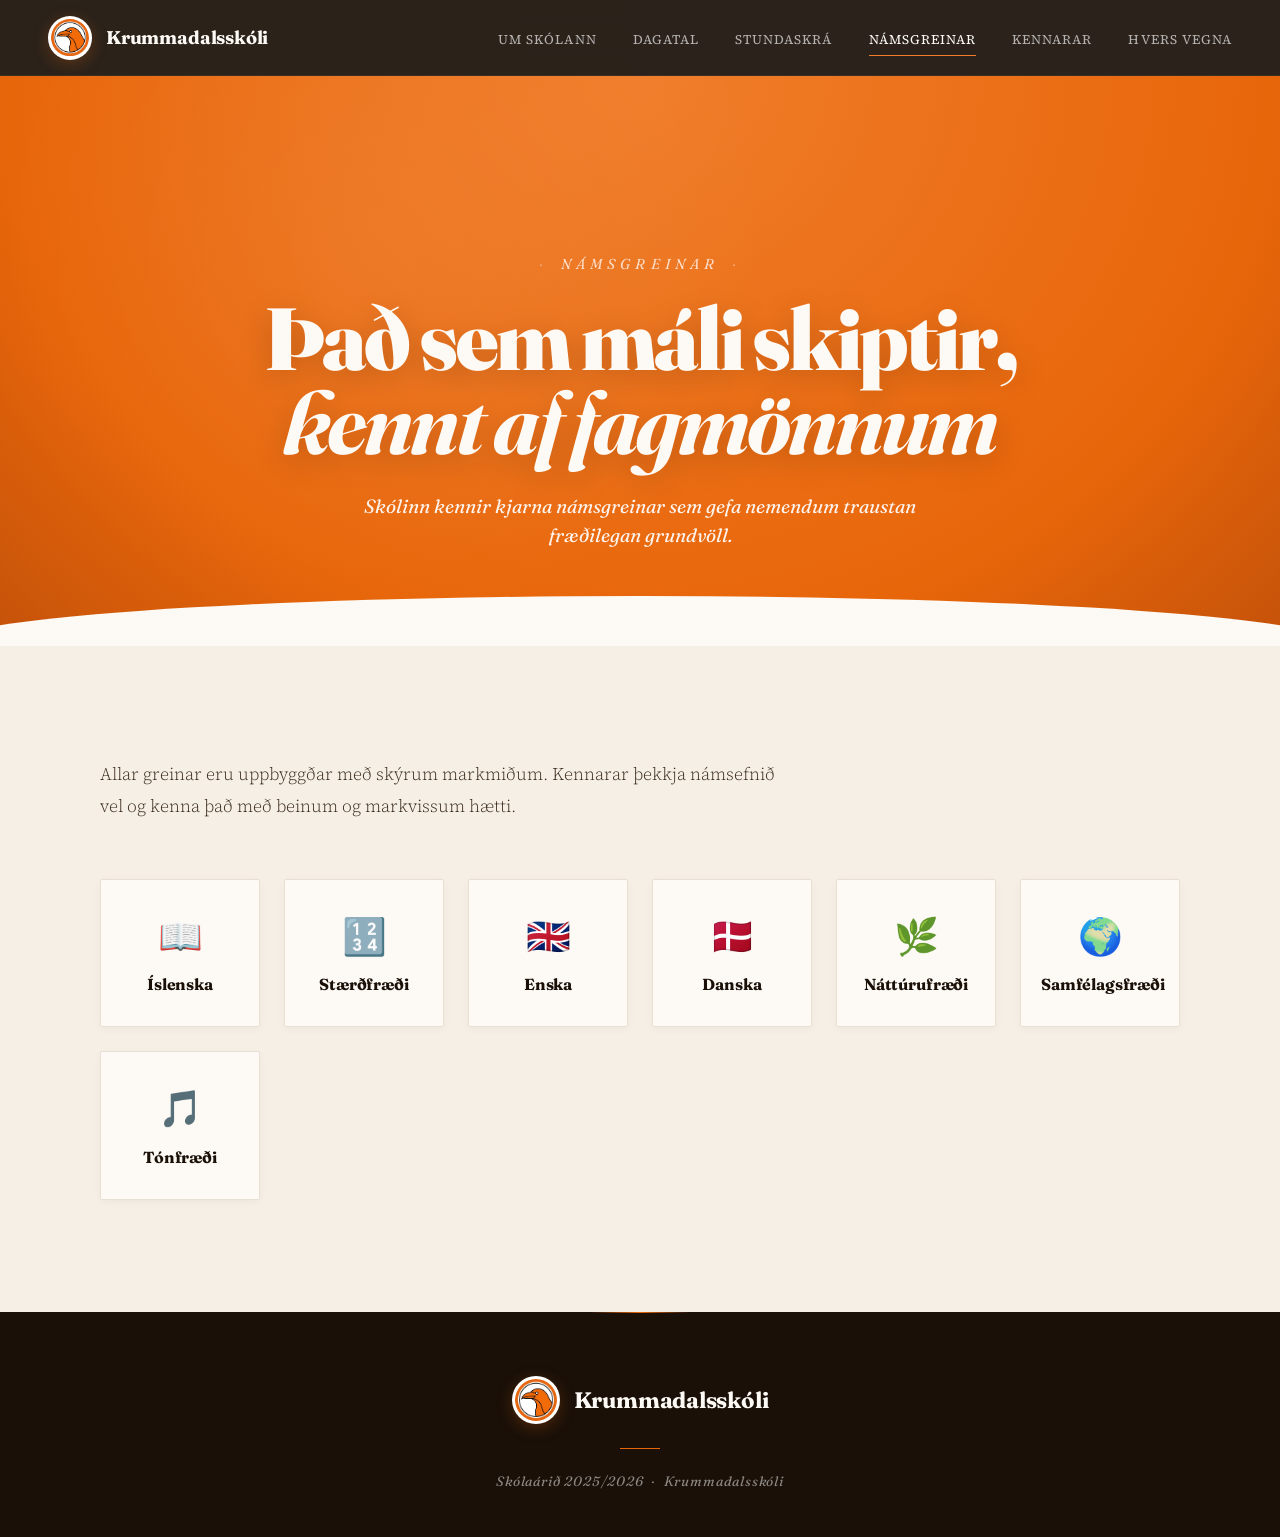
<file: namsgreinar.html>
<!DOCTYPE html>
<html lang="is">
<head>
<meta charset="UTF-8">
<meta name="viewport" content="width=device-width, initial-scale=1.0">
<title>Námsgreinar · Krummadalsskóli</title>
<link href="https://fonts.googleapis.com/css2?family=Fraunces:ital,opsz,wght@0,9..144,400;0,9..144,700;0,9..144,900;1,9..144,400;1,9..144,700;1,9..144,900&family=Source+Serif+4:ital,wght@0,300;0,400;0,500;0,600;1,300;1,400&display=swap" rel="stylesheet">
<link rel="stylesheet" href="assets/style.css">
</head>
<body class="page-body">

<nav>
  <a class="nav-logo" href="index.html">
    <img src="assets/logo.jpg" alt="Merki">
    <span>Krummadalsskóli</span>
  </a>
  <ul class="nav-links">
    <li><a href="um.html">Um skólann</a></li>
    <li><a href="dagatal.html">Dagatal</a></li>
    <li><a href="stundaskra.html">Stundaskrá</a></li>
    <li><a href="namsgreinar.html" class="active">Námsgreinar</a></li>
    <li><a href="kennarar.html">Kennarar</a></li>
    <li><a href="hvers-vegna.html">Hvers vegna</a></li>
  </ul>
  <button class="nav-burger" aria-label="Valmynd" aria-expanded="false"><span></span><span></span><span></span></button>
</nav>

<main>

<section class="subhero">
  <div class="subhero-content">
  <span class="label">Námsgreinar</span>
  <h1>Það sem máli skiptir,<br><em>kennt af fagmönnum</em></h1>
  <p class="subhero-lead">Skólinn kennir kjarna námsgreinar sem gefa nemendum traustan fræðilegan grundvöll.</p>
  </div>
</section>

<section class="subjects-section">
  <div class="container">
    <p class="s-body">Allar greinar eru uppbyggðar með skýrum markmiðum. Kennarar þekkja námsefnið vel og kenna það með beinum og markvissum hætti.</p>
    <div class="subj-grid">
      <div class="subj-card"><span class="subj-icon">📖</span><div class="subj-name">Íslenska</div></div>
      <div class="subj-card"><span class="subj-icon">🔢</span><div class="subj-name">Stærðfræði</div></div>
      <div class="subj-card"><span class="subj-icon">🇬🇧</span><div class="subj-name">Enska</div></div>
      <div class="subj-card"><span class="subj-icon">🇩🇰</span><div class="subj-name">Danska</div></div>
      <div class="subj-card"><span class="subj-icon">🌿</span><div class="subj-name">Náttúrufræði</div></div>
      <div class="subj-card"><span class="subj-icon">🌍</span><div class="subj-name">Samfélagsfræði</div></div>
      <div class="subj-card"><span class="subj-icon">🎵</span><div class="subj-name">Tónfræði</div></div>
    </div>
  </div>
</section>

</main>

<footer>
  <div class="footer-logo">
    <img src="assets/logo.jpg" alt="Merki">
    <span>Krummadalsskóli</span>
  </div>
  <div class="footer-line"></div>
  <p>Skólaárið 2025/2026 &nbsp;·&nbsp; Krummadalsskóli</p>
</footer>

<script src="assets/script.js"></script>
</body>
</html>
</file>
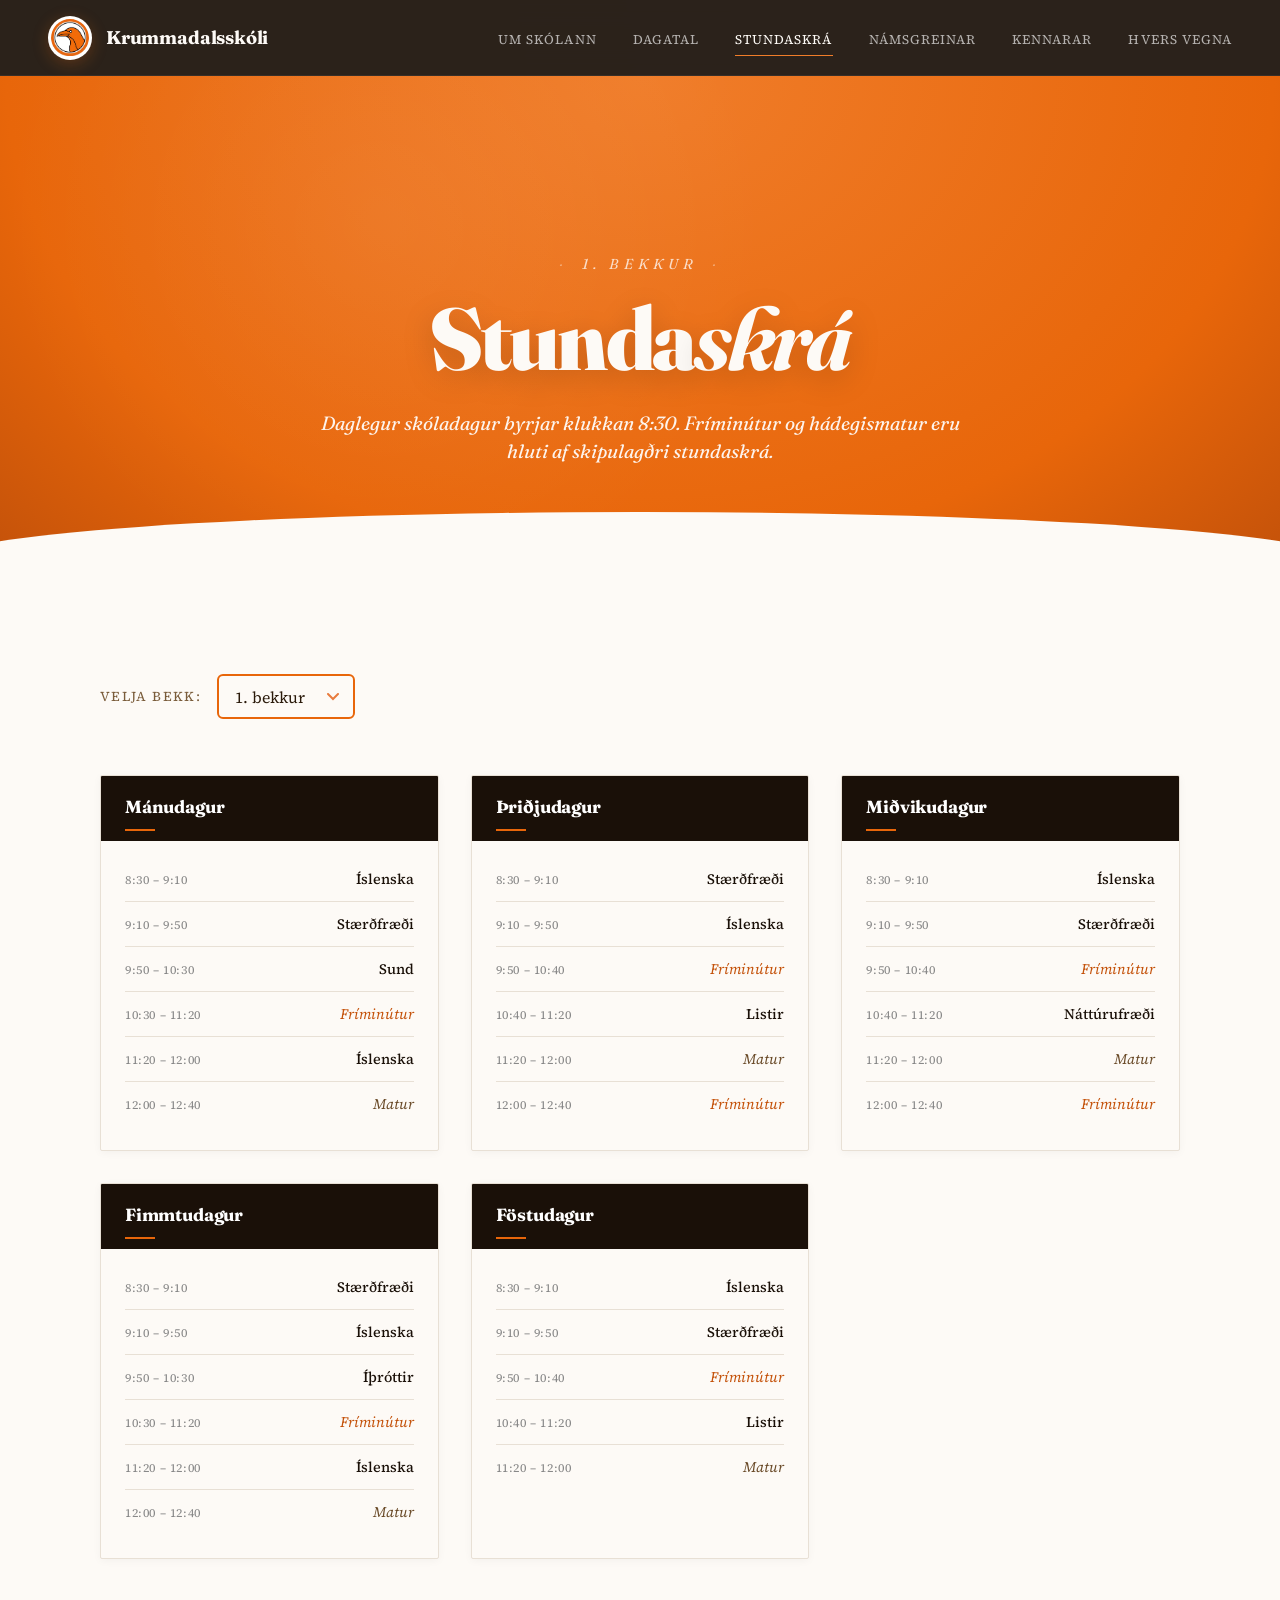
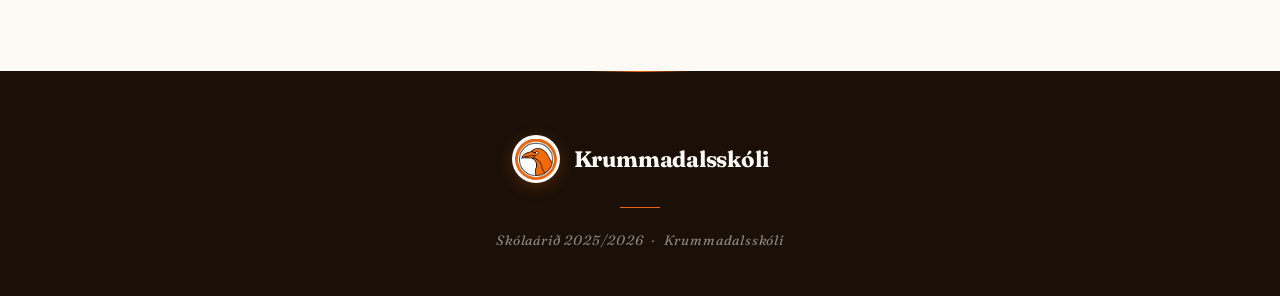
<file: stundaskra.html>
<!DOCTYPE html>
<html lang="is">
<head>
<meta charset="UTF-8">
<meta name="viewport" content="width=device-width, initial-scale=1.0">
<title>Stundaskrá · Krummadalsskóli</title>
<link href="https://fonts.googleapis.com/css2?family=Fraunces:ital,opsz,wght@0,9..144,400;0,9..144,700;0,9..144,900;1,9..144,400;1,9..144,700;1,9..144,900&family=Source+Serif+4:ital,wght@0,300;0,400;0,500;0,600;1,300;1,400&display=swap" rel="stylesheet">
<link rel="stylesheet" href="assets/style.css">
<style>
.grade-selector {
  display: flex;
  align-items: center;
  gap: 1rem;
  margin-bottom: 3rem;
  flex-wrap: wrap;
}
.grade-selector label {
  font-family: 'Source Serif 4', serif;
  font-size: 0.85rem;
  letter-spacing: 0.1em;
  text-transform: uppercase;
  color: #7a5c3a;
}
.grade-select {
  font-family: 'Source Serif 4', serif;
  font-size: 1rem;
  padding: 0.6rem 2.5rem 0.6rem 1rem;
  border: 2px solid var(--orange, #e87c3e);
  border-radius: 6px;
  background: var(--white, #fff);
  color: var(--brown-dark, #2a1a0a);
  cursor: pointer;
  appearance: none;
  -webkit-appearance: none;
  background-image: url("data:image/svg+xml,%3Csvg xmlns='http://www.w3.org/2000/svg' width='12' height='8' viewBox='0 0 12 8'%3E%3Cpath d='M1 1l5 5 5-5' stroke='%23e87c3e' stroke-width='2' fill='none' stroke-linecap='round'/%3E%3C/svg%3E");
  background-repeat: no-repeat;
  background-position: right 0.85rem center;
}
.grade-select:focus { outline: none; border-color: #c45e20; }
.schedule-grid { display: none; }
.schedule-grid.active { display: grid; }
</style>
</head>
<body class="page-body">

<nav>
  <a class="nav-logo" href="index.html">
    <img src="assets/logo.jpg" alt="Merki">
    <span>Krummadalsskóli</span>
  </a>
  <ul class="nav-links">
    <li><a href="um.html">Um skólann</a></li>
    <li><a href="dagatal.html">Dagatal</a></li>
    <li><a href="stundaskra.html" class="active">Stundaskrá</a></li>
    <li><a href="namsgreinar.html">Námsgreinar</a></li>
    <li><a href="kennarar.html">Kennarar</a></li>
    <li><a href="hvers-vegna.html">Hvers vegna</a></li>
  </ul>
  <button class="nav-burger" aria-label="Valmynd" aria-expanded="false"><span></span><span></span><span></span></button>
</nav>

<main>
<section class="subhero">
  <div class="subhero-content">
  <span class="label" id="grade-label">1. bekkur</span>
  <h1>Stunda<em>skrá</em></h1>
  <p class="subhero-lead">Daglegur skóladagur byrjar klukkan 8:30. Fríminútur og hádegismatur eru hluti af skipulagðri stundaskrá.</p>
  </div>
</section>

<section class="schedule-section">
  <div class="container">

    <div class="grade-selector">
      <label for="grade-select">Velja bekk:</label>
      <select class="grade-select" id="grade-select">
        <option value="1" selected>1. bekkur</option>
        <option value="2">2. bekkur</option>
        <option value="3">3. bekkur</option>
        <option value="4">4. bekkur</option>
        <option value="5">5. bekkur</option>
        <option value="6">6. bekkur</option>
        <option value="7">7. bekkur</option>
        <option value="8">8. bekkur</option>
        <option value="9">9. bekkur</option>
        <option value="10">10. bekkur</option>
      </select>
    </div>

    <!-- ============================================================
         1. BEKKUR
         Sund:     Mánudagur    9:50–10:30
         Íþróttir: Fimmtudagur  9:50–10:30
    ============================================================ -->
    <div class="schedule-grid active" id="grade-1">
      <div class="day-card">
        <div class="day-header">Mánudagur</div>
        <div class="day-body">
          <div class="time-slot"><span class="time">8:30 – 9:10</span><span class="subj">Íslenska</span></div>
          <div class="time-slot"><span class="time">9:10 – 9:50</span><span class="subj">Stærðfræði</span></div>
          <div class="time-slot"><span class="time">9:50 – 10:30</span><span class="subj">Sund</span></div>
          <div class="time-slot break"><span class="time">10:30 – 11:20</span><span class="subj">Fríminútur</span></div>
          <div class="time-slot"><span class="time">11:20 – 12:00</span><span class="subj">Íslenska</span></div>
          <div class="time-slot food"><span class="time">12:00 – 12:40</span><span class="subj">Matur</span></div>
        </div>
      </div>
      <div class="day-card">
        <div class="day-header">Þriðjudagur</div>
        <div class="day-body">
          <div class="time-slot"><span class="time">8:30 – 9:10</span><span class="subj">Stærðfræði</span></div>
          <div class="time-slot"><span class="time">9:10 – 9:50</span><span class="subj">Íslenska</span></div>
          <div class="time-slot break"><span class="time">9:50 – 10:40</span><span class="subj">Fríminútur</span></div>
          <div class="time-slot"><span class="time">10:40 – 11:20</span><span class="subj">Listir</span></div>
          <div class="time-slot food"><span class="time">11:20 – 12:00</span><span class="subj">Matur</span></div>
          <div class="time-slot break"><span class="time">12:00 – 12:40</span><span class="subj">Fríminútur</span></div>
        </div>
      </div>
      <div class="day-card">
        <div class="day-header">Miðvikudagur</div>
        <div class="day-body">
          <div class="time-slot"><span class="time">8:30 – 9:10</span><span class="subj">Íslenska</span></div>
          <div class="time-slot"><span class="time">9:10 – 9:50</span><span class="subj">Stærðfræði</span></div>
          <div class="time-slot break"><span class="time">9:50 – 10:40</span><span class="subj">Fríminútur</span></div>
          <div class="time-slot"><span class="time">10:40 – 11:20</span><span class="subj">Náttúrufræði</span></div>
          <div class="time-slot food"><span class="time">11:20 – 12:00</span><span class="subj">Matur</span></div>
          <div class="time-slot break"><span class="time">12:00 – 12:40</span><span class="subj">Fríminútur</span></div>
        </div>
      </div>
      <div class="day-card">
        <div class="day-header">Fimmtudagur</div>
        <div class="day-body">
          <div class="time-slot"><span class="time">8:30 – 9:10</span><span class="subj">Stærðfræði</span></div>
          <div class="time-slot"><span class="time">9:10 – 9:50</span><span class="subj">Íslenska</span></div>
          <div class="time-slot"><span class="time">9:50 – 10:30</span><span class="subj">Íþróttir</span></div>
          <div class="time-slot break"><span class="time">10:30 – 11:20</span><span class="subj">Fríminútur</span></div>
          <div class="time-slot"><span class="time">11:20 – 12:00</span><span class="subj">Íslenska</span></div>
          <div class="time-slot food"><span class="time">12:00 – 12:40</span><span class="subj">Matur</span></div>
        </div>
      </div>
      <div class="day-card">
        <div class="day-header">Föstudagur</div>
        <div class="day-body">
          <div class="time-slot"><span class="time">8:30 – 9:10</span><span class="subj">Íslenska</span></div>
          <div class="time-slot"><span class="time">9:10 – 9:50</span><span class="subj">Stærðfræði</span></div>
          <div class="time-slot break"><span class="time">9:50 – 10:40</span><span class="subj">Fríminútur</span></div>
          <div class="time-slot"><span class="time">10:40 – 11:20</span><span class="subj">Listir</span></div>
          <div class="time-slot food"><span class="time">11:20 – 12:00</span><span class="subj">Matur</span></div>
        </div>
      </div>
    </div>

    <!-- ============================================================
         2. BEKKUR
         Sund:     Þriðjudagur  9:50–10:30
         Íþróttir: Föstudagur   9:50–10:30
    ============================================================ -->
    <div class="schedule-grid" id="grade-2">
      <div class="day-card">
        <div class="day-header">Mánudagur</div>
        <div class="day-body">
          <div class="time-slot"><span class="time">8:30 – 9:10</span><span class="subj">Íslenska</span></div>
          <div class="time-slot"><span class="time">9:10 – 9:50</span><span class="subj">Stærðfræði</span></div>
          <div class="time-slot break"><span class="time">9:50 – 10:40</span><span class="subj">Fríminútur</span></div>
          <div class="time-slot"><span class="time">10:40 – 11:20</span><span class="subj">Íslenska</span></div>
          <div class="time-slot food"><span class="time">11:20 – 12:00</span><span class="subj">Matur</span></div>
          <div class="time-slot break"><span class="time">12:00 – 12:40</span><span class="subj">Fríminútur</span></div>
        </div>
      </div>
      <div class="day-card">
        <div class="day-header">Þriðjudagur</div>
        <div class="day-body">
          <div class="time-slot"><span class="time">8:30 – 9:10</span><span class="subj">Stærðfræði</span></div>
          <div class="time-slot"><span class="time">9:10 – 9:50</span><span class="subj">Íslenska</span></div>
          <div class="time-slot"><span class="time">9:50 – 10:30</span><span class="subj">Sund</span></div>
          <div class="time-slot break"><span class="time">10:30 – 11:20</span><span class="subj">Fríminútur</span></div>
          <div class="time-slot"><span class="time">11:20 – 12:00</span><span class="subj">Listir</span></div>
          <div class="time-slot food"><span class="time">12:00 – 12:40</span><span class="subj">Matur</span></div>
        </div>
      </div>
      <div class="day-card">
        <div class="day-header">Miðvikudagur</div>
        <div class="day-body">
          <div class="time-slot"><span class="time">8:30 – 9:10</span><span class="subj">Íslenska</span></div>
          <div class="time-slot"><span class="time">9:10 – 9:50</span><span class="subj">Stærðfræði</span></div>
          <div class="time-slot break"><span class="time">9:50 – 10:40</span><span class="subj">Fríminútur</span></div>
          <div class="time-slot"><span class="time">10:40 – 11:20</span><span class="subj">Náttúrufræði</span></div>
          <div class="time-slot food"><span class="time">11:20 – 12:00</span><span class="subj">Matur</span></div>
          <div class="time-slot break"><span class="time">12:00 – 12:40</span><span class="subj">Fríminútur</span></div>
        </div>
      </div>
      <div class="day-card">
        <div class="day-header">Fimmtudagur</div>
        <div class="day-body">
          <div class="time-slot"><span class="time">8:30 – 9:10</span><span class="subj">Stærðfræði</span></div>
          <div class="time-slot"><span class="time">9:10 – 9:50</span><span class="subj">Íslenska</span></div>
          <div class="time-slot break"><span class="time">9:50 – 10:40</span><span class="subj">Fríminútur</span></div>
          <div class="time-slot"><span class="time">10:40 – 11:20</span><span class="subj">Íslenska</span></div>
          <div class="time-slot food"><span class="time">11:20 – 12:00</span><span class="subj">Matur</span></div>
          <div class="time-slot break"><span class="time">12:00 – 12:40</span><span class="subj">Fríminútur</span></div>
        </div>
      </div>
      <div class="day-card">
        <div class="day-header">Föstudagur</div>
        <div class="day-body">
          <div class="time-slot"><span class="time">8:30 – 9:10</span><span class="subj">Íslenska</span></div>
          <div class="time-slot"><span class="time">9:10 – 9:50</span><span class="subj">Stærðfræði</span></div>
          <div class="time-slot"><span class="time">9:50 – 10:30</span><span class="subj">Íþróttir</span></div>
          <div class="time-slot break"><span class="time">10:30 – 11:10</span><span class="subj">Fríminútur</span></div>
          <div class="time-slot food"><span class="time">11:10 – 11:50</span><span class="subj">Matur</span></div>
        </div>
      </div>
    </div>

    <!-- ============================================================
         3. BEKKUR
         Sund:     Miðvikudagur 10:20–11:00
         Íþróttir: Mánudagur    10:20–11:00
    ============================================================ -->
    <div class="schedule-grid" id="grade-3">
      <div class="day-card">
        <div class="day-header">Mánudagur</div>
        <div class="day-body">
          <div class="time-slot"><span class="time">8:30 – 9:10</span><span class="subj">Íslenska</span></div>
          <div class="time-slot"><span class="time">9:10 – 9:50</span><span class="subj">Stærðfræði</span></div>
          <div class="time-slot break"><span class="time">9:50 – 10:20</span><span class="subj">Fríminútur</span></div>
          <div class="time-slot"><span class="time">10:20 – 11:00</span><span class="subj">Íþróttir</span></div>
          <div class="time-slot"><span class="time">11:00 – 11:40</span><span class="subj">Íslenska</span></div>
          <div class="time-slot food"><span class="time">11:40 – 12:10</span><span class="subj">Matur</span></div>
          <div class="time-slot break"><span class="time">12:10 – 12:40</span><span class="subj">Fríminútur</span></div>
        </div>
      </div>
      <div class="day-card">
        <div class="day-header">Þriðjudagur</div>
        <div class="day-body">
          <div class="time-slot"><span class="time">8:30 – 9:10</span><span class="subj">Stærðfræði</span></div>
          <div class="time-slot"><span class="time">9:10 – 9:50</span><span class="subj">Íslenska</span></div>
          <div class="time-slot break"><span class="time">9:50 – 10:20</span><span class="subj">Fríminútur</span></div>
          <div class="time-slot"><span class="time">10:20 – 11:00</span><span class="subj">Enska</span></div>
          <div class="time-slot"><span class="time">11:00 – 11:40</span><span class="subj">Náttúrufræði</span></div>
          <div class="time-slot food"><span class="time">11:40 – 12:10</span><span class="subj">Matur</span></div>
          <div class="time-slot break"><span class="time">12:10 – 12:40</span><span class="subj">Fríminútur</span></div>
        </div>
      </div>
      <div class="day-card">
        <div class="day-header">Miðvikudagur</div>
        <div class="day-body">
          <div class="time-slot"><span class="time">8:30 – 9:10</span><span class="subj">Íslenska</span></div>
          <div class="time-slot"><span class="time">9:10 – 9:50</span><span class="subj">Stærðfræði</span></div>
          <div class="time-slot break"><span class="time">9:50 – 10:20</span><span class="subj">Fríminútur</span></div>
          <div class="time-slot"><span class="time">10:20 – 11:00</span><span class="subj">Sund</span></div>
          <div class="time-slot"><span class="time">11:00 – 11:40</span><span class="subj">Listir</span></div>
          <div class="time-slot food"><span class="time">11:40 – 12:10</span><span class="subj">Matur</span></div>
          <div class="time-slot break"><span class="time">12:10 – 12:40</span><span class="subj">Fríminútur</span></div>
        </div>
      </div>
      <div class="day-card">
        <div class="day-header">Fimmtudagur</div>
        <div class="day-body">
          <div class="time-slot"><span class="time">8:30 – 9:10</span><span class="subj">Stærðfræði</span></div>
          <div class="time-slot"><span class="time">9:10 – 9:50</span><span class="subj">Íslenska</span></div>
          <div class="time-slot break"><span class="time">9:50 – 10:20</span><span class="subj">Fríminútur</span></div>
          <div class="time-slot"><span class="time">10:20 – 11:00</span><span class="subj">Samfélagsfræði</span></div>
          <div class="time-slot"><span class="time">11:00 – 11:40</span><span class="subj">Enska</span></div>
          <div class="time-slot food"><span class="time">11:40 – 12:10</span><span class="subj">Matur</span></div>
          <div class="time-slot break"><span class="time">12:10 – 12:40</span><span class="subj">Fríminútur</span></div>
        </div>
      </div>
      <div class="day-card">
        <div class="day-header">Föstudagur</div>
        <div class="day-body">
          <div class="time-slot"><span class="time">8:30 – 9:10</span><span class="subj">Íslenska</span></div>
          <div class="time-slot"><span class="time">9:10 – 9:50</span><span class="subj">Stærðfræði</span></div>
          <div class="time-slot break"><span class="time">9:50 – 10:20</span><span class="subj">Fríminútur</span></div>
          <div class="time-slot"><span class="time">10:20 – 11:00</span><span class="subj">Enska</span></div>
          <div class="time-slot food"><span class="time">11:00 – 11:40</span><span class="subj">Matur</span></div>
        </div>
      </div>
    </div>

    <!-- ============================================================
         4. BEKKUR
         Sund:     Fimmtudagur  10:20–11:00
         Íþróttir: Þriðjudagur  10:20–11:00
    ============================================================ -->
    <div class="schedule-grid" id="grade-4">
      <div class="day-card">
        <div class="day-header">Mánudagur</div>
        <div class="day-body">
          <div class="time-slot"><span class="time">8:30 – 9:10</span><span class="subj">Íslenska</span></div>
          <div class="time-slot"><span class="time">9:10 – 9:50</span><span class="subj">Stærðfræði</span></div>
          <div class="time-slot break"><span class="time">9:50 – 10:20</span><span class="subj">Fríminútur</span></div>
          <div class="time-slot"><span class="time">10:20 – 11:00</span><span class="subj">Enska</span></div>
          <div class="time-slot"><span class="time">11:00 – 11:40</span><span class="subj">Náttúrufræði</span></div>
          <div class="time-slot food"><span class="time">11:40 – 12:10</span><span class="subj">Matur</span></div>
          <div class="time-slot break"><span class="time">12:10 – 12:40</span><span class="subj">Fríminútur</span></div>
        </div>
      </div>
      <div class="day-card">
        <div class="day-header">Þriðjudagur</div>
        <div class="day-body">
          <div class="time-slot"><span class="time">8:30 – 9:10</span><span class="subj">Stærðfræði</span></div>
          <div class="time-slot"><span class="time">9:10 – 9:50</span><span class="subj">Íslenska</span></div>
          <div class="time-slot break"><span class="time">9:50 – 10:20</span><span class="subj">Fríminútur</span></div>
          <div class="time-slot"><span class="time">10:20 – 11:00</span><span class="subj">Íþróttir</span></div>
          <div class="time-slot"><span class="time">11:00 – 11:40</span><span class="subj">Enska</span></div>
          <div class="time-slot food"><span class="time">11:40 – 12:10</span><span class="subj">Matur</span></div>
          <div class="time-slot break"><span class="time">12:10 – 12:40</span><span class="subj">Fríminútur</span></div>
        </div>
      </div>
      <div class="day-card">
        <div class="day-header">Miðvikudagur</div>
        <div class="day-body">
          <div class="time-slot"><span class="time">8:30 – 9:10</span><span class="subj">Íslenska</span></div>
          <div class="time-slot"><span class="time">9:10 – 9:50</span><span class="subj">Stærðfræði</span></div>
          <div class="time-slot break"><span class="time">9:50 – 10:20</span><span class="subj">Fríminútur</span></div>
          <div class="time-slot"><span class="time">10:20 – 11:00</span><span class="subj">Samfélagsfræði</span></div>
          <div class="time-slot"><span class="time">11:00 – 11:40</span><span class="subj">Listir</span></div>
          <div class="time-slot food"><span class="time">11:40 – 12:10</span><span class="subj">Matur</span></div>
          <div class="time-slot break"><span class="time">12:10 – 12:40</span><span class="subj">Fríminútur</span></div>
        </div>
      </div>
      <div class="day-card">
        <div class="day-header">Fimmtudagur</div>
        <div class="day-body">
          <div class="time-slot"><span class="time">8:30 – 9:10</span><span class="subj">Stærðfræði</span></div>
          <div class="time-slot"><span class="time">9:10 – 9:50</span><span class="subj">Íslenska</span></div>
          <div class="time-slot break"><span class="time">9:50 – 10:20</span><span class="subj">Fríminútur</span></div>
          <div class="time-slot"><span class="time">10:20 – 11:00</span><span class="subj">Sund</span></div>
          <div class="time-slot"><span class="time">11:00 – 11:40</span><span class="subj">Náttúrufræði</span></div>
          <div class="time-slot food"><span class="time">11:40 – 12:10</span><span class="subj">Matur</span></div>
          <div class="time-slot break"><span class="time">12:10 – 12:40</span><span class="subj">Fríminútur</span></div>
        </div>
      </div>
      <div class="day-card">
        <div class="day-header">Föstudagur</div>
        <div class="day-body">
          <div class="time-slot"><span class="time">8:30 – 9:10</span><span class="subj">Íslenska</span></div>
          <div class="time-slot"><span class="time">9:10 – 9:50</span><span class="subj">Stærðfræði</span></div>
          <div class="time-slot break"><span class="time">9:50 – 10:20</span><span class="subj">Fríminútur</span></div>
          <div class="time-slot"><span class="time">10:20 – 11:00</span><span class="subj">Enska</span></div>
          <div class="time-slot food"><span class="time">11:00 – 11:40</span><span class="subj">Matur</span></div>
        </div>
      </div>
    </div>

    <!-- ============================================================
         5. BEKKUR
         Sund:     Föstudagur   10:50–11:30
         Íþróttir: Miðvikudagur 10:50–11:30
    ============================================================ -->
    <div class="schedule-grid" id="grade-5">
      <div class="day-card">
        <div class="day-header">Mánudagur</div>
        <div class="day-body">
          <div class="time-slot"><span class="time">8:30 – 9:50</span><span class="subj">Íslenska</span></div>
          <div class="time-slot"><span class="time">9:50 – 10:30</span><span class="subj">Stærðfræði</span></div>
          <div class="time-slot break"><span class="time">10:30 – 10:50</span><span class="subj">Fríminútur</span></div>
          <div class="time-slot"><span class="time">10:50 – 11:30</span><span class="subj">Enska</span></div>
          <div class="time-slot"><span class="time">11:30 – 12:10</span><span class="subj">Náttúrufræði</span></div>
          <div class="time-slot food"><span class="time">12:10 – 12:40</span><span class="subj">Matur</span></div>
        </div>
      </div>
      <div class="day-card">
        <div class="day-header">Þriðjudagur</div>
        <div class="day-body">
          <div class="time-slot"><span class="time">8:30 – 9:50</span><span class="subj">Stærðfræði</span></div>
          <div class="time-slot"><span class="time">9:50 – 10:30</span><span class="subj">Íslenska</span></div>
          <div class="time-slot break"><span class="time">10:30 – 10:50</span><span class="subj">Fríminútur</span></div>
          <div class="time-slot"><span class="time">10:50 – 11:30</span><span class="subj">Samfélagsfræði</span></div>
          <div class="time-slot"><span class="time">11:30 – 12:10</span><span class="subj">Enska</span></div>
          <div class="time-slot food"><span class="time">12:10 – 12:40</span><span class="subj">Matur</span></div>
        </div>
      </div>
      <div class="day-card">
        <div class="day-header">Miðvikudagur</div>
        <div class="day-body">
          <div class="time-slot"><span class="time">8:30 – 9:50</span><span class="subj">Íslenska</span></div>
          <div class="time-slot"><span class="time">9:50 – 10:30</span><span class="subj">Stærðfræði</span></div>
          <div class="time-slot break"><span class="time">10:30 – 10:50</span><span class="subj">Fríminútur</span></div>
          <div class="time-slot"><span class="time">10:50 – 11:30</span><span class="subj">Íþróttir</span></div>
          <div class="time-slot"><span class="time">11:30 – 12:10</span><span class="subj">Tónfræði</span></div>
          <div class="time-slot food"><span class="time">12:10 – 12:40</span><span class="subj">Matur</span></div>
        </div>
      </div>
      <div class="day-card">
        <div class="day-header">Fimmtudagur</div>
        <div class="day-body">
          <div class="time-slot"><span class="time">8:30 – 9:50</span><span class="subj">Enska</span></div>
          <div class="time-slot"><span class="time">9:50 – 10:30</span><span class="subj">Stærðfræði</span></div>
          <div class="time-slot break"><span class="time">10:30 – 10:50</span><span class="subj">Fríminútur</span></div>
          <div class="time-slot"><span class="time">10:50 – 11:30</span><span class="subj">Íslenska</span></div>
          <div class="time-slot"><span class="time">11:30 – 12:10</span><span class="subj">Náttúrufræði</span></div>
          <div class="time-slot food"><span class="time">12:10 – 12:40</span><span class="subj">Matur</span></div>
        </div>
      </div>
      <div class="day-card">
        <div class="day-header">Föstudagur</div>
        <div class="day-body">
          <div class="time-slot"><span class="time">8:30 – 9:50</span><span class="subj">Stærðfræði</span></div>
          <div class="time-slot"><span class="time">9:50 – 10:30</span><span class="subj">Íslenska</span></div>
          <div class="time-slot break"><span class="time">10:30 – 10:50</span><span class="subj">Fríminútur</span></div>
          <div class="time-slot"><span class="time">10:50 – 11:30</span><span class="subj">Sund</span></div>
          <div class="time-slot food"><span class="time">11:30 – 12:10</span><span class="subj">Matur</span></div>
        </div>
      </div>
    </div>

    <!-- ============================================================
         6. BEKKUR
         Sund:     Mánudagur    10:50–11:30
         Íþróttir: Fimmtudagur  10:50–11:30
    ============================================================ -->
    <div class="schedule-grid" id="grade-6">
      <div class="day-card">
        <div class="day-header">Mánudagur</div>
        <div class="day-body">
          <div class="time-slot"><span class="time">8:30 – 9:50</span><span class="subj">Stærðfræði</span></div>
          <div class="time-slot"><span class="time">9:50 – 10:30</span><span class="subj">Íslenska</span></div>
          <div class="time-slot break"><span class="time">10:30 – 10:50</span><span class="subj">Fríminútur</span></div>
          <div class="time-slot"><span class="time">10:50 – 11:30</span><span class="subj">Sund</span></div>
          <div class="time-slot"><span class="time">11:30 – 12:10</span><span class="subj">Enska</span></div>
          <div class="time-slot food"><span class="time">12:10 – 12:40</span><span class="subj">Matur</span></div>
          <div class="time-slot"><span class="time">12:40 – 13:20</span><span class="subj">Samfélagsfræði</span></div>
        </div>
      </div>
      <div class="day-card">
        <div class="day-header">Þriðjudagur</div>
        <div class="day-body">
          <div class="time-slot"><span class="time">8:30 – 9:50</span><span class="subj">Íslenska</span></div>
          <div class="time-slot"><span class="time">9:50 – 10:30</span><span class="subj">Stærðfræði</span></div>
          <div class="time-slot break"><span class="time">10:30 – 10:50</span><span class="subj">Fríminútur</span></div>
          <div class="time-slot"><span class="time">10:50 – 11:30</span><span class="subj">Náttúrufræði</span></div>
          <div class="time-slot"><span class="time">11:30 – 12:10</span><span class="subj">Enska</span></div>
          <div class="time-slot food"><span class="time">12:10 – 12:40</span><span class="subj">Matur</span></div>
          <div class="time-slot"><span class="time">12:40 – 13:20</span><span class="subj">Val</span></div>
        </div>
      </div>
      <div class="day-card">
        <div class="day-header">Miðvikudagur</div>
        <div class="day-body">
          <div class="time-slot"><span class="time">8:30 – 9:50</span><span class="subj">Íslenska</span></div>
          <div class="time-slot"><span class="time">9:50 – 10:30</span><span class="subj">Náttúrufræði</span></div>
          <div class="time-slot break"><span class="time">10:30 – 10:50</span><span class="subj">Fríminútur</span></div>
          <div class="time-slot"><span class="time">10:50 – 11:30</span><span class="subj">Stærðfræði</span></div>
          <div class="time-slot"><span class="time">11:30 – 12:10</span><span class="subj">Tónfræði</span></div>
          <div class="time-slot food"><span class="time">12:10 – 12:40</span><span class="subj">Matur</span></div>
          <div class="time-slot"><span class="time">12:40 – 13:20</span><span class="subj">Val</span></div>
        </div>
      </div>
      <div class="day-card">
        <div class="day-header">Fimmtudagur</div>
        <div class="day-body">
          <div class="time-slot"><span class="time">8:30 – 9:50</span><span class="subj">Enska</span></div>
          <div class="time-slot"><span class="time">9:50 – 10:30</span><span class="subj">Stærðfræði</span></div>
          <div class="time-slot break"><span class="time">10:30 – 10:50</span><span class="subj">Fríminútur</span></div>
          <div class="time-slot"><span class="time">10:50 – 11:30</span><span class="subj">Íþróttir</span></div>
          <div class="time-slot"><span class="time">11:30 – 12:10</span><span class="subj">Samfélagsfræði</span></div>
          <div class="time-slot food"><span class="time">12:10 – 12:40</span><span class="subj">Matur</span></div>
          <div class="time-slot"><span class="time">12:40 – 13:20</span><span class="subj">Íslenska</span></div>
        </div>
      </div>
      <div class="day-card">
        <div class="day-header">Föstudagur</div>
        <div class="day-body">
          <div class="time-slot"><span class="time">8:30 – 9:50</span><span class="subj">Stærðfræði</span></div>
          <div class="time-slot"><span class="time">9:50 – 10:30</span><span class="subj">Íslenska</span></div>
          <div class="time-slot"><span class="time">10:30 – 11:10</span><span class="subj">Enska</span></div>
          <div class="time-slot food"><span class="time">11:10 – 11:50</span><span class="subj">Matur</span></div>
        </div>
      </div>
    </div>

    <!-- ============================================================
         7. BEKKUR
         Sund:     Þriðjudagur  10:50–11:30
         Íþróttir: Föstudagur   10:50–11:30
    ============================================================ -->
    <div class="schedule-grid" id="grade-7">
      <div class="day-card">
        <div class="day-header">Mánudagur</div>
        <div class="day-body">
          <div class="time-slot"><span class="time">8:30 – 9:50</span><span class="subj">Stærðfræði</span></div>
          <div class="time-slot"><span class="time">9:50 – 10:30</span><span class="subj">Íslenska</span></div>
          <div class="time-slot break"><span class="time">10:30 – 10:50</span><span class="subj">Fríminútur</span></div>
          <div class="time-slot"><span class="time">10:50 – 11:30</span><span class="subj">Danska</span></div>
          <div class="time-slot"><span class="time">11:30 – 12:10</span><span class="subj">Enska</span></div>
          <div class="time-slot food"><span class="time">12:10 – 12:40</span><span class="subj">Matur</span></div>
          <div class="time-slot"><span class="time">12:40 – 13:20</span><span class="subj">Íslenska</span></div>
        </div>
      </div>
      <div class="day-card">
        <div class="day-header">Þriðjudagur</div>
        <div class="day-body">
          <div class="time-slot"><span class="time">8:30 – 9:50</span><span class="subj">Íslenska</span></div>
          <div class="time-slot"><span class="time">9:50 – 10:30</span><span class="subj">Stærðfræði</span></div>
          <div class="time-slot break"><span class="time">10:30 – 10:50</span><span class="subj">Fríminútur</span></div>
          <div class="time-slot"><span class="time">10:50 – 11:30</span><span class="subj">Sund</span></div>
          <div class="time-slot"><span class="time">11:30 – 12:10</span><span class="subj">Náttúrufræði</span></div>
          <div class="time-slot food"><span class="time">12:10 – 12:40</span><span class="subj">Matur</span></div>
          <div class="time-slot"><span class="time">12:40 – 13:20</span><span class="subj">Val</span></div>
        </div>
      </div>
      <div class="day-card">
        <div class="day-header">Miðvikudagur</div>
        <div class="day-body">
          <div class="time-slot"><span class="time">8:30 – 9:50</span><span class="subj">Íslenska</span></div>
          <div class="time-slot"><span class="time">9:50 – 10:30</span><span class="subj">Danska</span></div>
          <div class="time-slot break"><span class="time">10:30 – 10:50</span><span class="subj">Fríminútur</span></div>
          <div class="time-slot"><span class="time">10:50 – 11:30</span><span class="subj">Stærðfræði</span></div>
          <div class="time-slot"><span class="time">11:30 – 12:10</span><span class="subj">Tónfræði</span></div>
          <div class="time-slot food"><span class="time">12:10 – 12:40</span><span class="subj">Matur</span></div>
          <div class="time-slot"><span class="time">12:40 – 13:20</span><span class="subj">Val</span></div>
        </div>
      </div>
      <div class="day-card">
        <div class="day-header">Fimmtudagur</div>
        <div class="day-body">
          <div class="time-slot"><span class="time">8:30 – 9:50</span><span class="subj">Enska</span></div>
          <div class="time-slot"><span class="time">9:50 – 10:30</span><span class="subj">Stærðfræði</span></div>
          <div class="time-slot break"><span class="time">10:30 – 10:50</span><span class="subj">Fríminútur</span></div>
          <div class="time-slot"><span class="time">10:50 – 11:30</span><span class="subj">Íslenska</span></div>
          <div class="time-slot"><span class="time">11:30 – 12:10</span><span class="subj">Enska</span></div>
          <div class="time-slot food"><span class="time">12:10 – 12:40</span><span class="subj">Matur</span></div>
          <div class="time-slot"><span class="time">12:40 – 13:20</span><span class="subj">Samfélagsfræði</span></div>
        </div>
      </div>
      <div class="day-card">
        <div class="day-header">Föstudagur</div>
        <div class="day-body">
          <div class="time-slot"><span class="time">8:30 – 9:50</span><span class="subj">Stærðfræði</span></div>
          <div class="time-slot"><span class="time">9:50 – 10:30</span><span class="subj">Íslenska</span></div>
          <div class="time-slot break"><span class="time">10:30 – 10:50</span><span class="subj">Fríminútur</span></div>
          <div class="time-slot"><span class="time">10:50 – 11:30</span><span class="subj">Íþróttir</span></div>
          <div class="time-slot food"><span class="time">11:30 – 12:10</span><span class="subj">Matur</span></div>
        </div>
      </div>
    </div>

    <!-- ============================================================
         8. BEKKUR
         Sund:     Miðvikudagur 10:50–11:30
         Íþróttir: Mánudagur    10:50–11:30
    ============================================================ -->
    <div class="schedule-grid" id="grade-8">
      <div class="day-card">
        <div class="day-header">Mánudagur</div>
        <div class="day-body">
          <div class="time-slot"><span class="time">8:30 – 9:50</span><span class="subj">Stærðfræði</span></div>
          <div class="time-slot"><span class="time">9:50 – 10:30</span><span class="subj">Íslenska</span></div>
          <div class="time-slot break"><span class="time">10:30 – 10:50</span><span class="subj">Fríminútur</span></div>
          <div class="time-slot"><span class="time">10:50 – 11:30</span><span class="subj">Íþróttir</span></div>
          <div class="time-slot"><span class="time">11:30 – 12:10</span><span class="subj">Danska</span></div>
          <div class="time-slot food"><span class="time">12:10 – 12:40</span><span class="subj">Matur</span></div>
          <div class="time-slot"><span class="time">12:40 – 13:20</span><span class="subj">Enska</span></div>
        </div>
      </div>
      <div class="day-card">
        <div class="day-header">Þriðjudagur</div>
        <div class="day-body">
          <div class="time-slot"><span class="time">8:30 – 9:50</span><span class="subj">Íslenska</span></div>
          <div class="time-slot"><span class="time">9:50 – 10:30</span><span class="subj">Stærðfræði</span></div>
          <div class="time-slot break"><span class="time">10:30 – 10:50</span><span class="subj">Fríminútur</span></div>
          <div class="time-slot"><span class="time">10:50 – 11:30</span><span class="subj">Enska</span></div>
          <div class="time-slot"><span class="time">11:30 – 12:10</span><span class="subj">Náttúrufræði</span></div>
          <div class="time-slot food"><span class="time">12:10 – 12:40</span><span class="subj">Matur</span></div>
          <div class="time-slot"><span class="time">12:40 – 13:20</span><span class="subj">Val</span></div>
        </div>
      </div>
      <div class="day-card">
        <div class="day-header">Miðvikudagur</div>
        <div class="day-body">
          <div class="time-slot"><span class="time">8:30 – 9:50</span><span class="subj">Íslenska</span></div>
          <div class="time-slot"><span class="time">9:50 – 10:30</span><span class="subj">Danska</span></div>
          <div class="time-slot break"><span class="time">10:30 – 10:50</span><span class="subj">Fríminútur</span></div>
          <div class="time-slot"><span class="time">10:50 – 11:30</span><span class="subj">Sund</span></div>
          <div class="time-slot"><span class="time">11:30 – 12:10</span><span class="subj">Stærðfræði</span></div>
          <div class="time-slot food"><span class="time">12:10 – 12:40</span><span class="subj">Matur</span></div>
          <div class="time-slot"><span class="time">12:40 – 13:20</span><span class="subj">Tónfræði</span></div>
        </div>
      </div>
      <div class="day-card">
        <div class="day-header">Fimmtudagur</div>
        <div class="day-body">
          <div class="time-slot"><span class="time">8:30 – 9:50</span><span class="subj">Enska</span></div>
          <div class="time-slot"><span class="time">9:50 – 10:30</span><span class="subj">Stærðfræði</span></div>
          <div class="time-slot break"><span class="time">10:30 – 10:50</span><span class="subj">Fríminútur</span></div>
          <div class="time-slot"><span class="time">10:50 – 11:30</span><span class="subj">Íslenska</span></div>
          <div class="time-slot"><span class="time">11:30 – 12:10</span><span class="subj">Samfélagsfræði</span></div>
          <div class="time-slot food"><span class="time">12:10 – 12:40</span><span class="subj">Matur</span></div>
          <div class="time-slot"><span class="time">12:40 – 13:20</span><span class="subj">Val</span></div>
        </div>
      </div>
      <div class="day-card">
        <div class="day-header">Föstudagur</div>
        <div class="day-body">
          <div class="time-slot"><span class="time">8:30 – 9:50</span><span class="subj">Stærðfræði</span></div>
          <div class="time-slot"><span class="time">9:50 – 10:30</span><span class="subj">Íslenska</span></div>
          <div class="time-slot"><span class="time">10:30 – 11:10</span><span class="subj">Danska</span></div>
          <div class="time-slot food"><span class="time">11:10 – 11:50</span><span class="subj">Matur</span></div>
        </div>
      </div>
    </div>

    <!-- ============================================================
         9. BEKKUR
         Sund:     Fimmtudagur  10:50–11:30
         Íþróttir: Þriðjudagur  11:30–12:10
    ============================================================ -->
    <div class="schedule-grid" id="grade-9">
      <div class="day-card">
        <div class="day-header">Mánudagur</div>
        <div class="day-body">
          <div class="time-slot"><span class="time">8:30 – 9:50</span><span class="subj">Stærðfræði</span></div>
          <div class="time-slot"><span class="time">9:50 – 10:30</span><span class="subj">Íslenska</span></div>
          <div class="time-slot break"><span class="time">10:30 – 10:50</span><span class="subj">Fríminútur</span></div>
          <div class="time-slot"><span class="time">10:50 – 11:30</span><span class="subj">Danska</span></div>
          <div class="time-slot"><span class="time">11:30 – 12:10</span><span class="subj">Enska</span></div>
          <div class="time-slot food"><span class="time">12:10 – 12:40</span><span class="subj">Matur</span></div>
          <div class="time-slot"><span class="time">12:40 – 13:20</span><span class="subj">Val</span></div>
        </div>
      </div>
      <div class="day-card">
        <div class="day-header">Þriðjudagur</div>
        <div class="day-body">
          <div class="time-slot"><span class="time">8:30 – 9:50</span><span class="subj">Íslenska</span></div>
          <div class="time-slot"><span class="time">9:50 – 10:30</span><span class="subj">Stærðfræði</span></div>
          <div class="time-slot break"><span class="time">10:30 – 10:50</span><span class="subj">Fríminútur</span></div>
          <div class="time-slot"><span class="time">10:50 – 11:30</span><span class="subj">Náttúrufræði</span></div>
          <div class="time-slot"><span class="time">11:30 – 12:10</span><span class="subj">Íþróttir</span></div>
          <div class="time-slot food"><span class="time">12:10 – 12:40</span><span class="subj">Matur</span></div>
          <div class="time-slot"><span class="time">12:40 – 13:20</span><span class="subj">Íslenska</span></div>
        </div>
      </div>
      <div class="day-card">
        <div class="day-header">Miðvikudagur</div>
        <div class="day-body">
          <div class="time-slot"><span class="time">8:30 – 9:50</span><span class="subj">Íslenska</span></div>
          <div class="time-slot"><span class="time">9:50 – 10:30</span><span class="subj">Enska</span></div>
          <div class="time-slot break"><span class="time">10:30 – 10:50</span><span class="subj">Fríminútur</span></div>
          <div class="time-slot"><span class="time">10:50 – 11:30</span><span class="subj">Stærðfræði</span></div>
          <div class="time-slot"><span class="time">11:30 – 12:10</span><span class="subj">Tónfræði</span></div>
          <div class="time-slot food"><span class="time">12:10 – 12:40</span><span class="subj">Matur</span></div>
          <div class="time-slot"><span class="time">12:40 – 13:20</span><span class="subj">Val</span></div>
        </div>
      </div>
      <div class="day-card">
        <div class="day-header">Fimmtudagur</div>
        <div class="day-body">
          <div class="time-slot"><span class="time">8:30 – 9:50</span><span class="subj">Enska</span></div>
          <div class="time-slot"><span class="time">9:50 – 10:30</span><span class="subj">Stærðfræði</span></div>
          <div class="time-slot break"><span class="time">10:30 – 10:50</span><span class="subj">Fríminútur</span></div>
          <div class="time-slot"><span class="time">10:50 – 11:30</span><span class="subj">Sund</span></div>
          <div class="time-slot"><span class="time">11:30 – 12:10</span><span class="subj">Danska</span></div>
          <div class="time-slot food"><span class="time">12:10 – 12:40</span><span class="subj">Matur</span></div>
          <div class="time-slot"><span class="time">12:40 – 13:20</span><span class="subj">Íslenska</span></div>
        </div>
      </div>
      <div class="day-card">
        <div class="day-header">Föstudagur</div>
        <div class="day-body">
          <div class="time-slot"><span class="time">8:30 – 9:50</span><span class="subj">Stærðfræði</span></div>
          <div class="time-slot"><span class="time">9:50 – 10:30</span><span class="subj">Íslenska</span></div>
          <div class="time-slot"><span class="time">10:30 – 11:10</span><span class="subj">Samfélagsfræði</span></div>
          <div class="time-slot food"><span class="time">11:10 – 11:50</span><span class="subj">Matur</span></div>
        </div>
      </div>
    </div>

    <!-- ============================================================
         10. BEKKUR
         Sund:     Föstudagur   10:30–11:10
         Íþróttir: Mánudagur    10:50–11:30
    ============================================================ -->
    <div class="schedule-grid" id="grade-10">
      <div class="day-card">
        <div class="day-header">Mánudagur</div>
        <div class="day-body">
          <div class="time-slot"><span class="time">8:30 – 9:50</span><span class="subj">Stærðfræði</span></div>
          <div class="time-slot"><span class="time">9:50 – 10:30</span><span class="subj">Íslenska</span></div>
          <div class="time-slot break"><span class="time">10:30 – 10:50</span><span class="subj">Fríminútur</span></div>
          <div class="time-slot"><span class="time">10:50 – 11:30</span><span class="subj">Íþróttir</span></div>
          <div class="time-slot"><span class="time">11:30 – 12:10</span><span class="subj">Danska</span></div>
          <div class="time-slot food"><span class="time">12:10 – 12:40</span><span class="subj">Matur</span></div>
          <div class="time-slot"><span class="time">12:40 – 13:20</span><span class="subj">Enska</span></div>
        </div>
      </div>
      <div class="day-card">
        <div class="day-header">Þriðjudagur</div>
        <div class="day-body">
          <div class="time-slot"><span class="time">8:30 – 9:50</span><span class="subj">Íslenska</span></div>
          <div class="time-slot"><span class="time">9:50 – 10:30</span><span class="subj">Stærðfræði</span></div>
          <div class="time-slot break"><span class="time">10:30 – 10:50</span><span class="subj">Fríminútur</span></div>
          <div class="time-slot"><span class="time">10:50 – 11:30</span><span class="subj">Enska</span></div>
          <div class="time-slot"><span class="time">11:30 – 12:10</span><span class="subj">Náttúrufræði</span></div>
          <div class="time-slot food"><span class="time">12:10 – 12:40</span><span class="subj">Matur</span></div>
          <div class="time-slot"><span class="time">12:40 – 13:20</span><span class="subj">Íslenska</span></div>
        </div>
      </div>
      <div class="day-card">
        <div class="day-header">Miðvikudagur</div>
        <div class="day-body">
          <div class="time-slot"><span class="time">8:30 – 9:50</span><span class="subj">Íslenska</span></div>
          <div class="time-slot"><span class="time">9:50 – 10:30</span><span class="subj">Náttúrufræði</span></div>
          <div class="time-slot break"><span class="time">10:30 – 10:50</span><span class="subj">Fríminútur</span></div>
          <div class="time-slot"><span class="time">10:50 – 11:30</span><span class="subj">Stærðfræði</span></div>
          <div class="time-slot"><span class="time">11:30 – 12:10</span><span class="subj">Danska</span></div>
          <div class="time-slot food"><span class="time">12:10 – 12:40</span><span class="subj">Matur</span></div>
          <div class="time-slot"><span class="time">12:40 – 13:20</span><span class="subj">Val</span></div>
        </div>
      </div>
      <div class="day-card">
        <div class="day-header">Fimmtudagur</div>
        <div class="day-body">
          <div class="time-slot"><span class="time">8:30 – 9:50</span><span class="subj">Enska</span></div>
          <div class="time-slot"><span class="time">9:50 – 10:30</span><span class="subj">Stærðfræði</span></div>
          <div class="time-slot break"><span class="time">10:30 – 10:50</span><span class="subj">Fríminútur</span></div>
          <div class="time-slot"><span class="time">10:50 – 11:30</span><span class="subj">Íslenska</span></div>
          <div class="time-slot"><span class="time">11:30 – 12:10</span><span class="subj">Samfélagsfræði</span></div>
          <div class="time-slot food"><span class="time">12:10 – 12:40</span><span class="subj">Matur</span></div>
          <div class="time-slot"><span class="time">12:40 – 13:20</span><span class="subj">Val</span></div>
        </div>
      </div>
      <div class="day-card">
        <div class="day-header">Föstudagur</div>
        <div class="day-body">
          <div class="time-slot"><span class="time">8:30 – 9:50</span><span class="subj">Stærðfræði</span></div>
          <div class="time-slot"><span class="time">9:50 – 10:30</span><span class="subj">Íslenska</span></div>
          <div class="time-slot"><span class="time">10:30 – 11:10</span><span class="subj">Sund</span></div>
          <div class="time-slot"><span class="time">11:10 – 11:50</span><span class="subj">Enska</span></div>
          <div class="time-slot food"><span class="time">11:50 – 12:20</span><span class="subj">Matur</span></div>
        </div>
      </div>
    </div>

  </div>
</section>
</main>

<footer>
  <div class="footer-logo">
    <img src="assets/logo.jpg" alt="Merki">
    <span>Krummadalsskóli</span>
  </div>
  <div class="footer-line"></div>
  <p>Skólaárið 2025/2026 &nbsp;·&nbsp; Krummadalsskóli</p>
</footer>

<script src="assets/script.js"></script>
<script>
  const select = document.getElementById('grade-select');
  const label = document.getElementById('grade-label');
  function showGrade(grade) {
    document.querySelectorAll('.schedule-grid').forEach(el => el.classList.remove('active'));
    document.getElementById('grade-' + grade).classList.add('active');
    label.textContent = grade + '. bekkur';
  }
  select.addEventListener('change', function() { showGrade(this.value); });
</script>
</body>
</html>
</file>
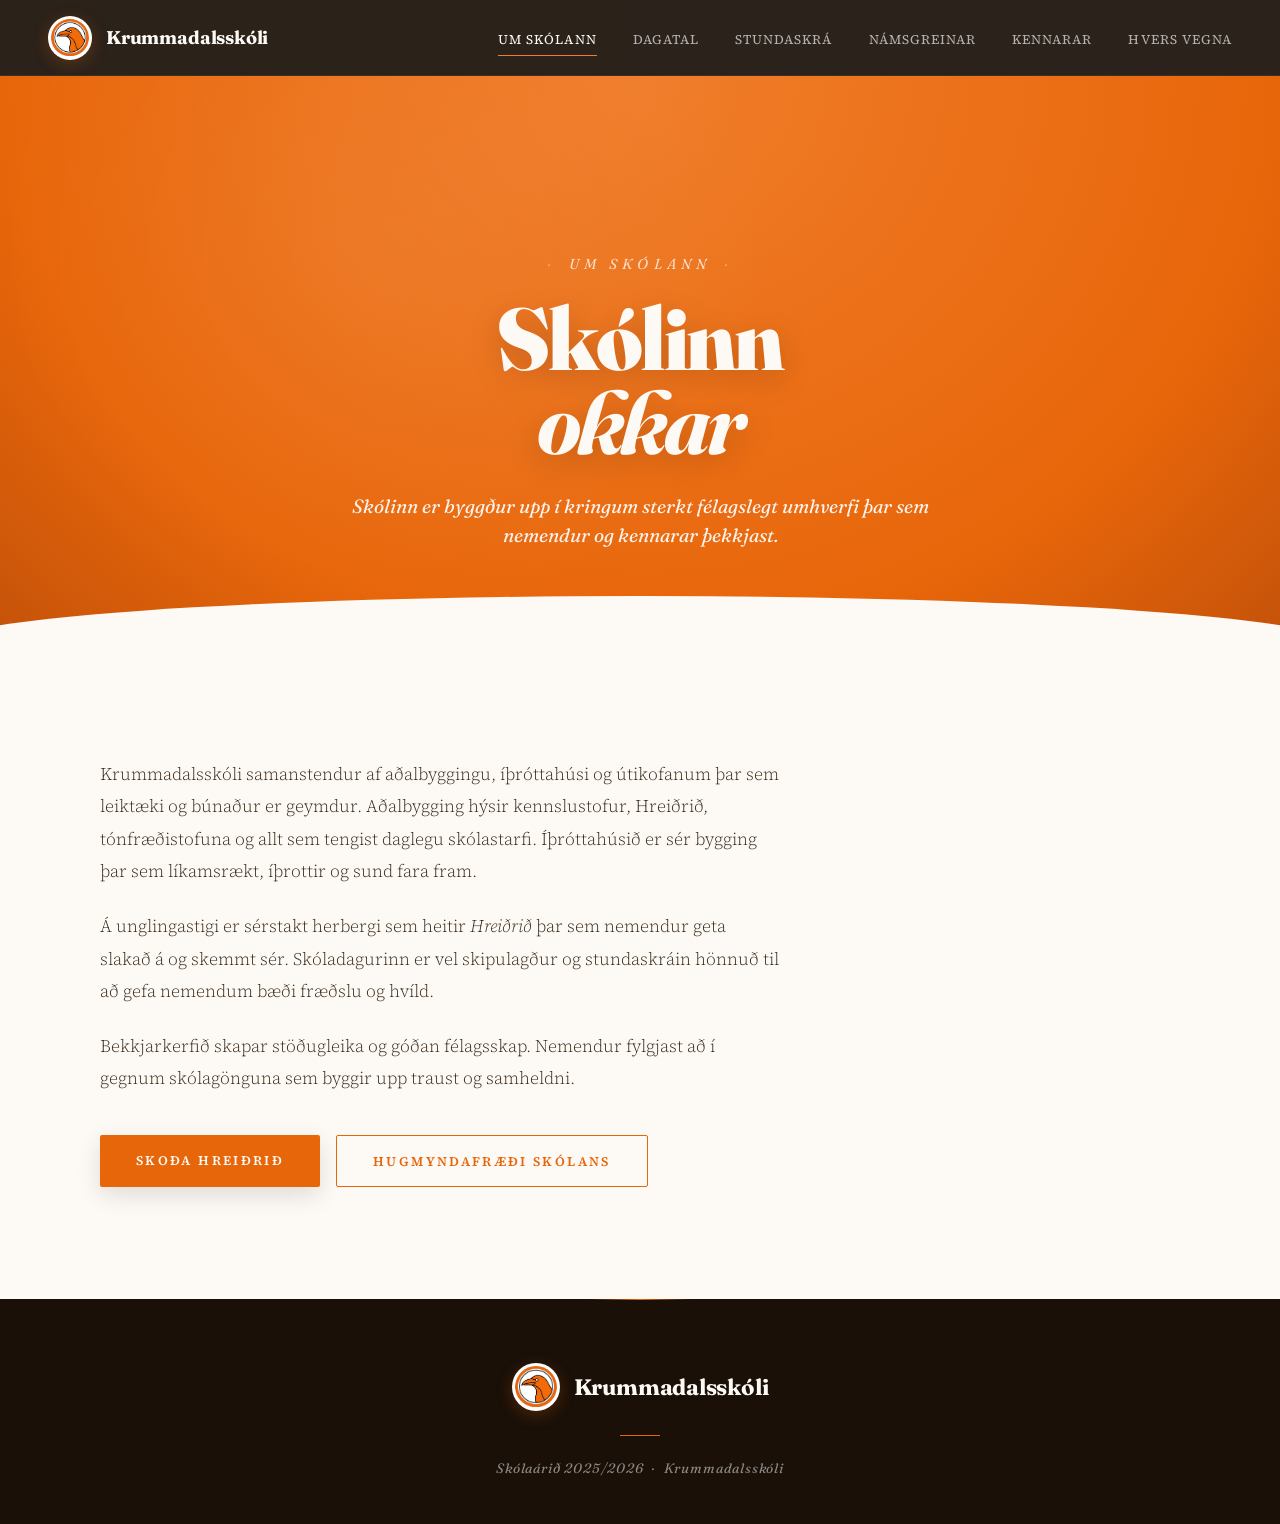
<file: um.html>
<!DOCTYPE html>
<html lang="is">
<head>
<meta charset="UTF-8">
<meta name="viewport" content="width=device-width, initial-scale=1.0">
<title>Um skólann · Krummadalsskóli</title>
<link href="https://fonts.googleapis.com/css2?family=Fraunces:ital,opsz,wght@0,9..144,400;0,9..144,700;0,9..144,900;1,9..144,400;1,9..144,700;1,9..144,900&family=Source+Serif+4:ital,wght@0,300;0,400;0,500;0,600;1,300;1,400&display=swap" rel="stylesheet">
<link rel="stylesheet" href="assets/style.css">
</head>
<body class="page-body">

<nav>
  <a class="nav-logo" href="index.html">
    <img src="assets/logo.jpg" alt="Merki">
    <span>Krummadalsskóli</span>
  </a>
  <ul class="nav-links">
    <li><a href="um.html" class="active">Um skólann</a></li>
    <li><a href="dagatal.html">Dagatal</a></li>
    <li><a href="stundaskra.html">Stundaskrá</a></li>
    <li><a href="namsgreinar.html">Námsgreinar</a></li>
    <li><a href="kennarar.html">Kennarar</a></li>
    <li><a href="hvers-vegna.html">Hvers vegna</a></li>
  </ul>
  <button class="nav-burger" aria-label="Valmynd" aria-expanded="false"><span></span><span></span><span></span></button>
</nav>

<main>

<section class="subhero">
  <div class="subhero-content">
  <span class="label">Um skólann</span>
  <h1>Skólinn<br><em>okkar</em></h1>
  <p class="subhero-lead">Skólinn er byggður upp í kringum sterkt félagslegt umhverfi þar sem nemendur og kennarar þekkjast.</p>
  </div>
</section>

<section class="about">
  <div class="container">
    <p class="s-body">Krummadalsskóli samanstendur af aðalbyggingu, íþróttahúsi og útikofanum þar sem leiktæki og búnaður er geymdur. Aðalbygging hýsir kennslustofur, Hreiðrið, tónfræðistofuna og allt sem tengist daglegu skólastarfi. Íþróttahúsið er sér bygging þar sem líkamsrækt, íþrottir og sund fara fram.</p>
    <br>
    <p class="s-body">Á unglingastigi er sérstakt herbergi sem heitir <em>Hreiðrið</em> þar sem nemendur geta slakað á og skemmt sér. Skóladagurinn er vel skipulagður og stundaskráin hönnuð til að gefa nemendum bæði fræðslu og hvíld.</p>
    <br>
    <p class="s-body">Bekkjarkerfið skapar stöðugleika og góðan félagsskap. Nemendur fylgjast að í gegnum skólagönguna sem byggir upp traust og samheldni.</p>
    <div style="margin-top:2.5rem; display:flex; gap:1rem; flex-wrap:wrap;">
      <a href="hreidrid.html" class="btn btn-white" style="background:var(--orange); color:var(--white);">Skoða Hreiðrið</a>
      <a href="hugmyndafraedi.html" class="btn btn-outline" style="border-color:var(--orange); color:var(--orange);">Hugmyndafræði skólans</a>
    </div>
  </div>
</section>

</main>

<footer>
  <div class="footer-logo">
    <img src="assets/logo.jpg" alt="Merki">
    <span>Krummadalsskóli</span>
  </div>
  <div class="footer-line"></div>
  <p>Skólaárið 2025/2026 &nbsp;·&nbsp; Krummadalsskóli</p>
</footer>

<script src="assets/script.js"></script>
</body>
</html>
</file>
<file: assets/style.css>
:root {
  --orange: #E8660A;
  --orange-light: #F07D2A;
  --orange-dark: #C4520A;
  --orange-glow: #FF8B3D;
  --black: #1A1008;
  --black-soft: #2A1D10;
  --white: #FDFAF6;
  --off-white: #F5EFE6;
  --cream: #EFE6D6;
  --gray: #888;
  --gray-line: #E8E0D5;
  --shadow-sm: 0 2px 8px rgba(26,16,8,0.04);
  --shadow-md: 0 8px 32px rgba(26,16,8,0.08);
  --shadow-lg: 0 24px 64px rgba(26,16,8,0.12);
  --shadow-orange: 0 16px 48px rgba(232,102,10,0.18);
}
* { margin:0; padding:0; box-sizing:border-box; }
html { scroll-behavior: smooth; }
body {
  font-family: 'Source Serif 4', Georgia, serif;
  background: var(--white);
  color: var(--black);
  overflow-x: hidden;
  min-height: 100vh;
  display: flex;
  flex-direction: column;
  -webkit-font-smoothing: antialiased;
  -moz-osx-font-smoothing: grayscale;
}
main { flex: 1; display: flex; flex-direction: column; }
main > section:last-child { flex: 1; }

body::before {
  content:'';
  position: fixed; inset: 0;
  background-image:
    radial-gradient(circle at 20% 10%, rgba(232,102,10,0.025) 0%, transparent 50%),
    radial-gradient(circle at 80% 90%, rgba(232,102,10,0.02) 0%, transparent 50%);
  pointer-events: none;
  z-index: 0;
}
nav, main, footer { position: relative; z-index: 1; }

/* ===== NAV ===== */
nav {
  position: fixed; top:0; left:0; right:0; z-index:100;
  background: rgba(26,16,8,0.92);
  backdrop-filter: blur(12px);
  -webkit-backdrop-filter: blur(12px);
  display: flex; align-items: center; justify-content: space-between;
  padding: 0 3rem; height: 76px;
  border-bottom: 1px solid rgba(255,255,255,0.06);
}
.nav-logo { display:flex; align-items:center; gap:14px; text-decoration:none; transition: opacity 0.3s; }
.nav-logo:hover { opacity: 0.85; }
.nav-logo img {
  width:44px; height:44px;
  background:white;
  border-radius:50%;
  padding:3px;
  object-fit:contain;
  box-shadow: 0 4px 16px rgba(232,102,10,0.25);
}
.nav-logo span {
  font-family:'Fraunces',serif;
  font-weight:700;
  font-size:1.15rem;
  color:var(--white);
  letter-spacing: -0.01em;
}
.nav-links { display:flex; gap:2.25rem; list-style:none; }
.nav-links a {
  color:rgba(255,255,255,0.65);
  text-decoration:none;
  font-size:0.82rem;
  font-weight:400;
  letter-spacing:0.08em;
  text-transform: uppercase;
  transition: color 0.3s ease;
  position: relative;
  padding: 0.25rem 0;
}
.nav-links a::after {
  content:''; position:absolute; bottom:-4px; left:50%; right:50%;
  height: 1px; background: var(--orange-light);
  transition: all 0.3s ease;
}
.nav-links a:hover, .nav-links a.active { color: var(--white); }
.nav-links a:hover::after, .nav-links a.active::after { left: 0; right: 0; }

/* ===== HERO ===== */
.hero {
  min-height:100vh;
  background:
    radial-gradient(ellipse at top, var(--orange-light) 0%, var(--orange) 50%, var(--orange-dark) 100%);
  display:flex; flex-direction:column; align-items:center; justify-content:center;
  text-align:center; padding:8rem 2rem 6rem;
  position:relative; overflow:hidden;
}
.hero::before {
  content:''; position:absolute; inset:0;
  background-image:
    radial-gradient(circle at 30% 40%, rgba(255,255,255,0.08) 0%, transparent 40%),
    radial-gradient(circle at 70% 60%, rgba(0,0,0,0.08) 0%, transparent 40%);
  pointer-events: none;
}
.hero::after {
  content:''; position:absolute; bottom:-80px; left:-5%; right:-5%;
  height:160px; background:var(--white);
  border-radius:50% 50% 0 0 / 80px 80px 0 0;
  z-index: 2;
}
.hero-eyebrow {
  font-family: 'Fraunces', serif;
  font-style: italic;
  font-weight: 400;
  font-size: 0.95rem;
  color: rgba(255,255,255,0.75);
  letter-spacing: 0.4em;
  text-transform: uppercase;
  margin-bottom: 2rem;
  animation: upIn 0.8s ease-out both;
  position: relative; z-index: 3;
}
.hero-eyebrow::before, .hero-eyebrow::after {
  content:'·'; margin: 0 1rem; opacity: 0.5;
}
.hero-logo {
  background:white; border-radius:50%; padding:14px;
  width:180px; height:180px; display:flex; align-items:center; justify-content:center;
  margin-bottom:2.5rem;
  box-shadow:
    0 32px 80px rgba(0,0,0,0.25),
    0 0 0 1px rgba(255,255,255,0.4),
    inset 0 0 0 8px rgba(232,102,10,0.04);
  animation: popIn 1s ease-out both;
  position: relative; z-index: 3;
}
.hero-logo img { width:152px; height:152px; object-fit:contain; border-radius:50%; }
@keyframes popIn { from{opacity:0;transform:scale(0.7)} to{opacity:1;transform:scale(1)} }
.hero h1 {
  font-family:'Fraunces',serif; font-weight:900;
  font-size:clamp(3.5rem,10vw,8rem); color:var(--white);
  line-height:0.9; letter-spacing:-0.04em;
  text-shadow:0 8px 32px rgba(0,0,0,0.2);
  animation: upIn 1s 0.2s ease-out both;
  position: relative; z-index: 3;
}
.hero h1 em {
  font-style: italic;
  font-weight: 700;
  color: rgba(255,255,255,0.92);
}
.hero-tagline {
  margin-top:2rem;
  font-family: 'Fraunces', serif;
  font-size:1.35rem;
  font-weight:400;
  font-style:italic;
  color:rgba(255,255,255,0.92);
  letter-spacing: 0.02em;
  animation: upIn 1s 0.35s ease-out both;
  position: relative; z-index: 3;
}
.hero-btns {
  margin-top:3rem;
  display:flex; gap:1.25rem;
  flex-wrap:wrap; justify-content:center;
  animation: upIn 1s 0.5s ease-out both;
  position: relative; z-index: 3;
}
@keyframes upIn { from{opacity:0;transform:translateY(32px)} to{opacity:1;transform:translateY(0)} }

.btn {
  padding:1rem 2.25rem;
  border-radius:2px;
  font-family:'Source Serif 4',serif;
  font-size:0.82rem; font-weight:600;
  text-decoration:none;
  letter-spacing:0.18em;
  text-transform: uppercase;
  transition: all 0.4s cubic-bezier(0.4, 0, 0.2, 1);
  border:none; cursor:pointer;
  display:inline-block;
  position: relative;
  overflow: hidden;
}
.btn-white {
  background:var(--white); color:var(--orange-dark);
  box-shadow: 0 8px 24px rgba(0,0,0,0.12);
}
.btn-white:hover {
  background:var(--black); color:var(--white);
  transform: translateY(-2px);
  box-shadow: 0 12px 32px rgba(0,0,0,0.25);
}
.btn-outline {
  background:transparent; color:var(--white);
  border:1px solid rgba(255,255,255,0.5);
}
.btn-outline:hover {
  background:rgba(255,255,255,0.1);
  border-color: var(--white);
  transform: translateY(-2px);
}

/* ===== SUBPAGE HERO ===== */
.subhero {
  background:
    radial-gradient(ellipse at top, var(--orange-light) 0%, var(--orange) 70%, var(--orange-dark) 100%);
  padding: 11rem 2rem 6rem;
  text-align: center;
  color: var(--white);
  position: relative;
  overflow: hidden;
}
.subhero::before {
  content:''; position:absolute; inset:0;
  background-image:
    radial-gradient(circle at 30% 30%, rgba(255,255,255,0.06) 0%, transparent 40%);
  pointer-events: none;
}
.subhero::after {
  content:''; position:absolute; bottom:-50px; left:-5%; right:-5%;
  height:100px; background:var(--white);
  border-radius:50% 50% 0 0 / 50px 50px 0 0;
}
.subhero-content { position: relative; z-index: 2; max-width: 900px; margin: 0 auto; }
.subhero .label {
  font-family: 'Fraunces', serif;
  font-style: italic;
  font-weight: 400;
  font-size: 0.9rem;
  color: rgba(255,255,255,0.75);
  letter-spacing: 0.35em;
  text-transform: uppercase;
  margin-bottom: 1.5rem;
  display: inline-block;
  padding-left: 0;
}
.subhero .label::before {
  content:'·'; margin-right: 0.85rem; opacity: 0.5;
  position: static; width: auto; height: auto; background: none;
}
.subhero .label::after {
  content:'·'; margin-left: 0.85rem; opacity: 0.5;
}
.subhero h1 {
  font-family:'Fraunces',serif;
  font-weight:900;
  font-size:clamp(2.75rem, 7vw, 5.5rem);
  line-height:0.95;
  letter-spacing:-0.03em;
  text-shadow:0 8px 32px rgba(0,0,0,0.18);
}
.subhero h1 em { font-style: italic; font-weight: 700; }
.subhero p.subhero-lead {
  margin-top:1.75rem;
  font-family: 'Fraunces', serif;
  font-size:1.2rem;
  font-weight:400;
  font-style:italic;
  color:rgba(255,255,255,0.92);
  max-width:640px;
  margin-left:auto; margin-right:auto;
  line-height: 1.5;
}

/* ===== SECTIONS ===== */
section { padding:7rem 2rem; }
.container { max-width:1080px; margin:0 auto; }

.label {
  display:inline-block;
  font-family: 'Fraunces', serif;
  font-style: italic;
  font-size:0.85rem;
  font-weight:400;
  letter-spacing:0.25em;
  text-transform:uppercase;
  color:var(--orange);
  margin-bottom:1.25rem;
  position: relative;
  padding-left: 2.5rem;
}
.label::before {
  content:''; position:absolute; left:0; top:50%;
  width: 1.75rem; height: 1px; background: var(--orange);
}

.s-title {
  font-family:'Fraunces',serif;
  font-weight:900;
  font-size:clamp(2.25rem, 5.5vw, 3.75rem);
  line-height:1.02;
  letter-spacing: -0.025em;
  color:var(--black);
  margin-bottom:1.5rem;
}
.s-title em { font-style: italic; font-weight: 700; color: var(--orange); }
.s-body {
  font-size:1.1rem;
  font-weight:300;
  line-height:1.85;
  color:#3D2E1E;
  max-width:680px;
}

/* ===== UM SKÓLANN ===== */
.about { background:var(--white); }
.about-divider {
  width: 60px; height: 1px;
  background: var(--orange);
  margin: 2.5rem 0 1.5rem;
}

/* ===== DAGATAL ===== */
.calendar-section {
  background:var(--off-white);
  position: relative;
}
.calendar-section::before {
  content:''; position:absolute; top:0; left:0; right:0;
  height: 1px; background: linear-gradient(90deg, transparent, var(--gray-line), transparent);
}
.cal-grid {
  display:grid;
  grid-template-columns:repeat(4,1fr);
  gap:1.5rem;
  margin-top:3.5rem;
}
.cal-month {
  background:var(--white);
  border-radius:2px;
  overflow:hidden;
  box-shadow: var(--shadow-sm);
  border: 1px solid var(--gray-line);
  transition: all 0.4s ease;
}
.cal-month:hover {
  transform: translateY(-4px);
  box-shadow: var(--shadow-md);
  border-color: var(--orange);
}
.cal-header {
  background:var(--orange);
  color:white;
  text-align:center;
  padding:0.85rem;
  font-family:'Fraunces',serif;
  font-weight:700;
  font-size:0.85rem;
  letter-spacing:0.2em;
}
.cal-days {
  display:grid;
  grid-template-columns:repeat(7,1fr);
  padding:0.75rem;
  gap:2px;
}
.cal-day-name {
  text-align:center;
  font-size:0.62rem;
  font-weight:600;
  letter-spacing:0.1em;
  color:var(--gray);
  padding:4px 0;
}
.cal-day {
  text-align:center;
  font-size:0.75rem;
  padding:5px 1px;
  border-radius:50%;
  color:var(--black);
  font-weight:400;
  aspect-ratio: 1;
  display: flex;
  align-items: center;
  justify-content: center;
  transition: all 0.2s;
}
.cal-day:hover:not(.empty) {
  background: var(--cream);
}
.cal-day.sun { color:var(--orange); font-weight:700; }
.cal-day.empty { }
.cal-note {
  font-size:0.85rem;
  color:var(--gray);
  text-align:center;
  margin-top:2rem;
  font-style:italic;
  font-family: 'Fraunces', serif;
}

/* ===== STUNDASKRÁ ===== */
.schedule-section { background:var(--white); }
.schedule-grid {
  display:grid;
  grid-template-columns:repeat(3,1fr);
  gap:2rem;
  margin-top:3.5rem;
}
.day-card {
  background:var(--white);
  border:1px solid var(--gray-line);
  border-radius:2px;
  overflow:hidden;
  transition: all 0.4s ease;
  box-shadow: var(--shadow-sm);
}
.day-card:hover {
  transform: translateY(-6px);
  box-shadow: var(--shadow-md);
  border-color: var(--orange-light);
}
.day-header {
  background:var(--black);
  color:white;
  padding:1.25rem 1.5rem 1.5rem;
  font-family:'Fraunces',serif;
  font-weight:700;
  font-size:1.1rem;
  letter-spacing: -0.01em;
  position: relative;
}
.day-header::before {
  content:''; position:absolute; left:1.5rem; bottom:0.65rem;
  width: 30px; height: 2px; background: var(--orange);
}
.day-body { padding:1rem 1.5rem 1.5rem; }
.time-slot {
  display:flex;
  justify-content:space-between;
  align-items:baseline;
  padding:0.75rem 0;
  border-bottom:1px solid var(--gray-line);
  font-size:0.9rem;
  gap: 1rem;
}
.time-slot:last-child { border-bottom:none; }
.time-slot .time {
  color:var(--gray);
  font-size:0.75rem;
  font-weight:400;
  letter-spacing: 0.05em;
  white-space:nowrap;
  font-variant-numeric: tabular-nums;
}
.time-slot .subj {
  font-weight:500;
  color:var(--black);
  text-align: right;
}
.time-slot.break .subj { color:var(--orange-dark); font-style:italic; font-weight: 400; }
.time-slot.food .subj { color:#6B4C2A; font-style:italic; font-weight: 400; }

/* ===== NÁMSGREINAR ===== */
.subjects-section { background:var(--off-white); }
.subj-grid {
  display:grid;
  grid-template-columns:repeat(auto-fit,minmax(160px,1fr));
  gap:1.5rem;
  margin-top:3.5rem;
}
.subj-card {
  background:var(--white);
  border:1px solid var(--gray-line);
  border-radius:2px;
  padding:2rem 1.25rem;
  text-align:center;
  transition:all 0.4s cubic-bezier(0.4, 0, 0.2, 1);
  position:relative;
  overflow:hidden;
  box-shadow: var(--shadow-sm);
}
.subj-card::before {
  content:''; position:absolute; top:0; left:0; right:0;
  height: 0; background: var(--orange);
  transition: height 0.4s ease;
}
.subj-card:hover {
  transform: translateY(-6px);
  box-shadow: var(--shadow-orange);
  border-color: var(--orange);
}
.subj-card:hover::before { height: 3px; }
.subj-icon {
  font-size:2.25rem;
  margin-bottom:0.85rem;
  display:block;
  filter: grayscale(0.1);
  transition: transform 0.4s ease;
}
.subj-card:hover .subj-icon { transform: scale(1.1); }
.subj-name {
  font-family:'Fraunces',serif;
  font-weight:700;
  font-size:1rem;
  letter-spacing: -0.01em;
}

/* ===== HREIÐRIÐ - COSY DARK MEÐ APPELSÍNUGULUM GLOW ===== */
.nest {
  background:
    radial-gradient(ellipse 80% 60% at 50% 30%, rgba(232,102,10,0.18) 0%, transparent 60%),
    radial-gradient(ellipse 60% 40% at 20% 80%, rgba(232,102,10,0.1) 0%, transparent 50%),
    radial-gradient(ellipse 60% 40% at 80% 80%, rgba(232,102,10,0.08) 0%, transparent 50%),
    linear-gradient(180deg, #1A1008 0%, #0F0805 100%);
  color:var(--white);
  position:relative;
  overflow:hidden;
  padding: 9rem 2rem 8rem;
  min-height: calc(100vh - 76px);
  display: flex;
  align-items: center;
}
.nest::before {
  content:''; position:absolute;
  top: 15%; left: 50%;
  transform: translateX(-50%);
  width: 600px; height: 600px;
  background: radial-gradient(circle, rgba(255,139,61,0.25) 0%, rgba(232,102,10,0.12) 30%, transparent 70%);
  filter: blur(60px);
  pointer-events: none;
  animation: nestGlow 8s ease-in-out infinite;
}
@keyframes nestGlow {
  0%, 100% { opacity: 0.8; transform: translateX(-50%) scale(1); }
  50% { opacity: 1; transform: translateX(-50%) scale(1.05); }
}
.nest::after {
  content:'Hreiðrið';
  position:absolute;
  right:-2rem; bottom: -2rem;
  font-family:'Fraunces',serif;
  font-size:18rem;
  font-style: italic;
  font-weight:900;
  color:rgba(232,102,10,0.05);
  white-space:nowrap;
  pointer-events:none;
  line-height: 0.8;
}
.nest .container { position: relative; z-index: 2; }
.nest .label {
  color: var(--orange-light) !important;
}
.nest .label::before { background: var(--orange-light); }
.nest .s-title {
  color:var(--white);
  font-size: clamp(3rem, 8vw, 6rem);
  text-shadow: 0 4px 32px rgba(232,102,10,0.3);
}
.nest .s-title em { color: var(--orange-light); font-style: italic; }
.nest .s-body {
  color:rgba(255,250,246,0.78);
  font-size: 1.15rem;
  line-height: 1.9;
  max-width: 620px;
}
.nest .s-body em { color: var(--orange-light); font-style: italic; }

.nest-feats {
  display:grid;
  grid-template-columns: repeat(auto-fit, minmax(220px, 1fr));
  gap:1.25rem;
  margin-top:3.5rem;
  max-width: 920px;
}
.nest-feat {
  display:flex;
  align-items:center;
  gap:1rem;
  background:rgba(255,250,246,0.03);
  border:1px solid rgba(232,102,10,0.15);
  border-radius:2px;
  padding:1.25rem 1.5rem;
  transition: all 0.4s ease;
  backdrop-filter: blur(8px);
  -webkit-backdrop-filter: blur(8px);
  position: relative;
  overflow: hidden;
}
.nest-feat::before {
  content:''; position:absolute; inset: 0;
  background: linear-gradient(135deg, rgba(232,102,10,0.08) 0%, transparent 50%);
  opacity: 0; transition: opacity 0.4s ease;
}
.nest-feat:hover {
  background:rgba(232,102,10,0.06);
  border-color:rgba(232,102,10,0.4);
  transform: translateY(-3px);
  box-shadow: 0 16px 48px rgba(232,102,10,0.15);
}
.nest-feat:hover::before { opacity: 1; }
.nest-feat-icon {
  font-size:1.6rem;
  position: relative;
  z-index: 1;
  filter: drop-shadow(0 0 8px rgba(232,102,10,0.4));
}
.nest-feat-text {
  font-family: 'Fraunces', serif;
  font-size:1rem;
  font-weight: 400;
  color:rgba(255,250,246,0.92);
  position: relative;
  z-index: 1;
  letter-spacing: -0.005em;
}

/* ===== KENNARAR ===== */
.teachers { background:var(--white); }
.teachers-grid {
  display:grid;
  grid-template-columns:1.1fr 1fr;
  gap:5rem;
  align-items:center;
  margin-top:3.5rem;
}
.quote-block {
  background:
    radial-gradient(ellipse at top right, var(--orange-light) 0%, var(--orange) 60%, var(--orange-dark) 100%);
  border-radius:2px;
  padding:3.5rem 3rem;
  position:relative;
  box-shadow: var(--shadow-orange);
  overflow: hidden;
}
.quote-block::before {
  content:'"';
  position:absolute;
  top:1rem; left:2rem;
  font-family:'Fraunces',serif;
  font-style: italic;
  font-size:10rem;
  color:rgba(255,255,255,0.2);
  line-height:1;
  font-weight: 900;
}
.quote-block::after {
  content:''; position:absolute; inset: 0;
  background: radial-gradient(circle at 30% 30%, rgba(255,255,255,0.08) 0%, transparent 50%);
  pointer-events: none;
}
.quote-text {
  font-family:'Fraunces',serif;
  font-size:1.55rem;
  font-weight:700;
  color:white;
  line-height:1.3;
  letter-spacing: -0.015em;
  position:relative;
  z-index:1;
}
.quote-text em { font-style: italic; color: rgba(255,255,255,0.95); }

/* ===== HUGMYNDAFRÆÐI ===== */
.philosophy { background:var(--off-white); }
.pillars {
  display:grid;
  grid-template-columns:repeat(3,1fr);
  gap:2rem;
  margin-top:3.5rem;
}
.pillar {
  background:var(--white);
  border-radius:2px;
  border-top:2px solid var(--orange);
  padding:2.75rem 2rem;
  box-shadow: var(--shadow-sm);
  transition: all 0.4s ease;
  position: relative;
}
.pillar:hover {
  transform: translateY(-6px);
  box-shadow: var(--shadow-md);
}
.pillar-num {
  font-family:'Fraunces',serif;
  font-style: italic;
  font-size:3.5rem;
  font-weight:900;
  color:var(--orange);
  line-height:1;
  margin-bottom:1rem;
  letter-spacing: -0.04em;
}
.pillar h3 {
  font-family:'Fraunces',serif;
  font-size:1.3rem;
  font-weight:700;
  margin-bottom:0.85rem;
  letter-spacing: -0.015em;
}
.pillar p {
  font-size:0.95rem;
  font-weight:300;
  line-height:1.8;
  color:#4A3A28;
}

/* ===== HVERS VEGNA ===== */
.why { background:var(--white); }
.why-list {
  margin-top:3.5rem;
  display:flex;
  flex-direction:column;
  gap:1.25rem;
  max-width:760px;
}
.why-item {
  display:flex;
  gap:1.5rem;
  align-items:flex-start;
  padding:1.75rem 2rem;
  border-radius:2px;
  background:var(--off-white);
  border-left:2px solid var(--orange);
  transition: all 0.4s ease;
}
.why-item:hover {
  background: var(--cream);
  transform: translateX(4px);
  border-left-width: 4px;
}
.why-dot {
  width:36px; height:36px;
  background:var(--orange);
  border-radius:50%;
  display:flex; align-items:center; justify-content:center;
  flex-shrink:0;
  margin-top:2px;
  box-shadow: 0 4px 16px rgba(232,102,10,0.25);
}
.why-dot span {
  color:white;
  font-weight:700;
  font-size:0.85rem;
  font-family:'Fraunces',serif;
  font-style: italic;
}
.why-text {
  font-size:1.02rem;
  line-height:1.8;
  font-weight:400;
  color:#3D2E1E;
}

/* ===== FOOTER ===== */
footer {
  background:var(--black);
  color:var(--white);
  padding:4rem 2rem 3rem;
  text-align:center;
  margin-top: auto;
  position: relative;
  overflow: hidden;
}
footer::before {
  content:''; position:absolute; top:0; left:50%;
  transform: translateX(-50%);
  width: 100px; height: 1px;
  background: linear-gradient(90deg, transparent, var(--orange), transparent);
}
.footer-logo {
  display:flex;
  align-items:center; justify-content:center;
  gap:14px;
  margin-bottom:1.5rem;
}
.footer-logo img {
  width:48px; height:48px;
  background:white;
  border-radius:50%;
  padding:3px;
  object-fit:contain;
  box-shadow: 0 4px 16px rgba(232,102,10,0.25);
}
.footer-logo span {
  font-family:'Fraunces',serif;
  font-weight:700;
  font-size:1.4rem;
  color:var(--white);
  letter-spacing: -0.01em;
}
.footer-line {
  width:40px; height:1px;
  background:var(--orange);
  margin:1.5rem auto;
}
footer p {
  font-family: 'Fraunces', serif;
  font-style: italic;
  font-size:0.85rem;
  font-weight:400;
  color:rgba(255,255,255,0.5);
  letter-spacing:0.06em;
}

/* ===== PAGE BODY ===== */
.page-body { padding-top: 76px; }

/* ===== FADE IN ON SCROLL ===== */
.fade-in {
  opacity: 0;
  transform: translateY(24px);
  transition: opacity 0.9s ease, transform 0.9s ease;
}
.fade-in.visible {
  opacity: 1;
  transform: translateY(0);
}

/* ===== RESPONSIVE ===== */
/* ===== HAMBURGER ===== */
.nav-burger {
  display: none;
  flex-direction: column;
  justify-content: center;
  gap: 5px;
  width: 36px;
  height: 36px;
  background: none;
  border: none;
  cursor: pointer;
  padding: 4px;
  z-index: 200;
}
.nav-burger span {
  display: block;
  width: 22px;
  height: 2px;
  background: rgba(255,255,255,0.8);
  border-radius: 2px;
  transition: all 0.3s ease;
  transform-origin: center;
}
.nav-burger.open span:nth-child(1) { transform: translateY(7px) rotate(45deg); }
.nav-burger.open span:nth-child(2) { opacity: 0; transform: scaleX(0); }
.nav-burger.open span:nth-child(3) { transform: translateY(-7px) rotate(-45deg); }

@media(max-width:900px) {
  nav { padding: 0 1.5rem; }
  .teachers-grid { grid-template-columns:1fr; gap:3rem; }
  .pillars { grid-template-columns:1fr 1fr; }
  .cal-grid { grid-template-columns:repeat(2,1fr); }
  .schedule-grid { grid-template-columns:1fr 1fr; }
  section { padding: 5rem 2rem; }
}
@media(max-width:600px) {
  nav { padding: 0 1rem; height: 64px; }
  .page-body { padding-top: 64px; }

  /* Hamburger takki */
  .nav-burger { display: flex; }

  /* Valmynd falin sjálfgefið */
  .nav-links {
    display: flex;
    flex-direction: column;
    position: fixed;
    top: 64px; left: 0; right: 0;
    background: rgba(26,16,8,0.97);
    backdrop-filter: blur(12px);
    -webkit-backdrop-filter: blur(12px);
    padding: 1.5rem 1.5rem 2rem;
    gap: 0;
    border-bottom: 1px solid rgba(255,255,255,0.06);
    transform: translateY(-110%);
    opacity: 0;
    pointer-events: none;
    transition: transform 0.35s cubic-bezier(0.4,0,0.2,1), opacity 0.35s ease;
    z-index: 99;
  }
  .nav-links.open {
    transform: translateY(0);
    opacity: 1;
    pointer-events: all;
  }
  .nav-links li { border-bottom: 1px solid rgba(255,255,255,0.06); }
  .nav-links li:last-child { border-bottom: none; }
  .nav-links a {
    display: block;
    padding: 1rem 0;
    font-size: 0.9rem;
    letter-spacing: 0.12em;
  }
  .nav-links a::after { display: none; }

  .pillars,.cal-grid,.schedule-grid { grid-template-columns:1fr; }
  .nest::after { font-size: 8rem; }
  .nest { padding: 6rem 1.25rem 5rem; min-height: unset; align-items: flex-start; }
  .nest-feats { grid-template-columns: 1fr; margin-top: 2rem; }
  .nest-feat { padding: 1rem 1.25rem; }
  .nest .s-title { font-size: clamp(2.5rem, 12vw, 4rem); }
  .nest .s-body { font-size: 1rem; }
  .quote-block { padding: 2.5rem 2rem; }
  .why-item { padding: 1.5rem; gap: 1rem; }
  section { padding: 4rem 1.25rem; }

  .hero { padding: 7rem 1.5rem 5rem; }
  .hero h1 { font-size: clamp(3rem, 15vw, 5rem); }
  .hero-logo { width: 140px; height: 140px; }
  .hero-logo img { width: 112px; height: 112px; }
  .hero-btns { flex-direction: column; align-items: center; }
  .btn { width: 100%; max-width: 280px; text-align: center; }

  .subhero { padding: 8rem 1.5rem 5rem; }
  .subj-grid { grid-template-columns: repeat(2, 1fr); }

  .teachers-grid { grid-template-columns: 1fr; }
  .schedule-grid { grid-template-columns: 1fr; }

  .footer-logo span { font-size: 1.1rem; }
}
</file>
